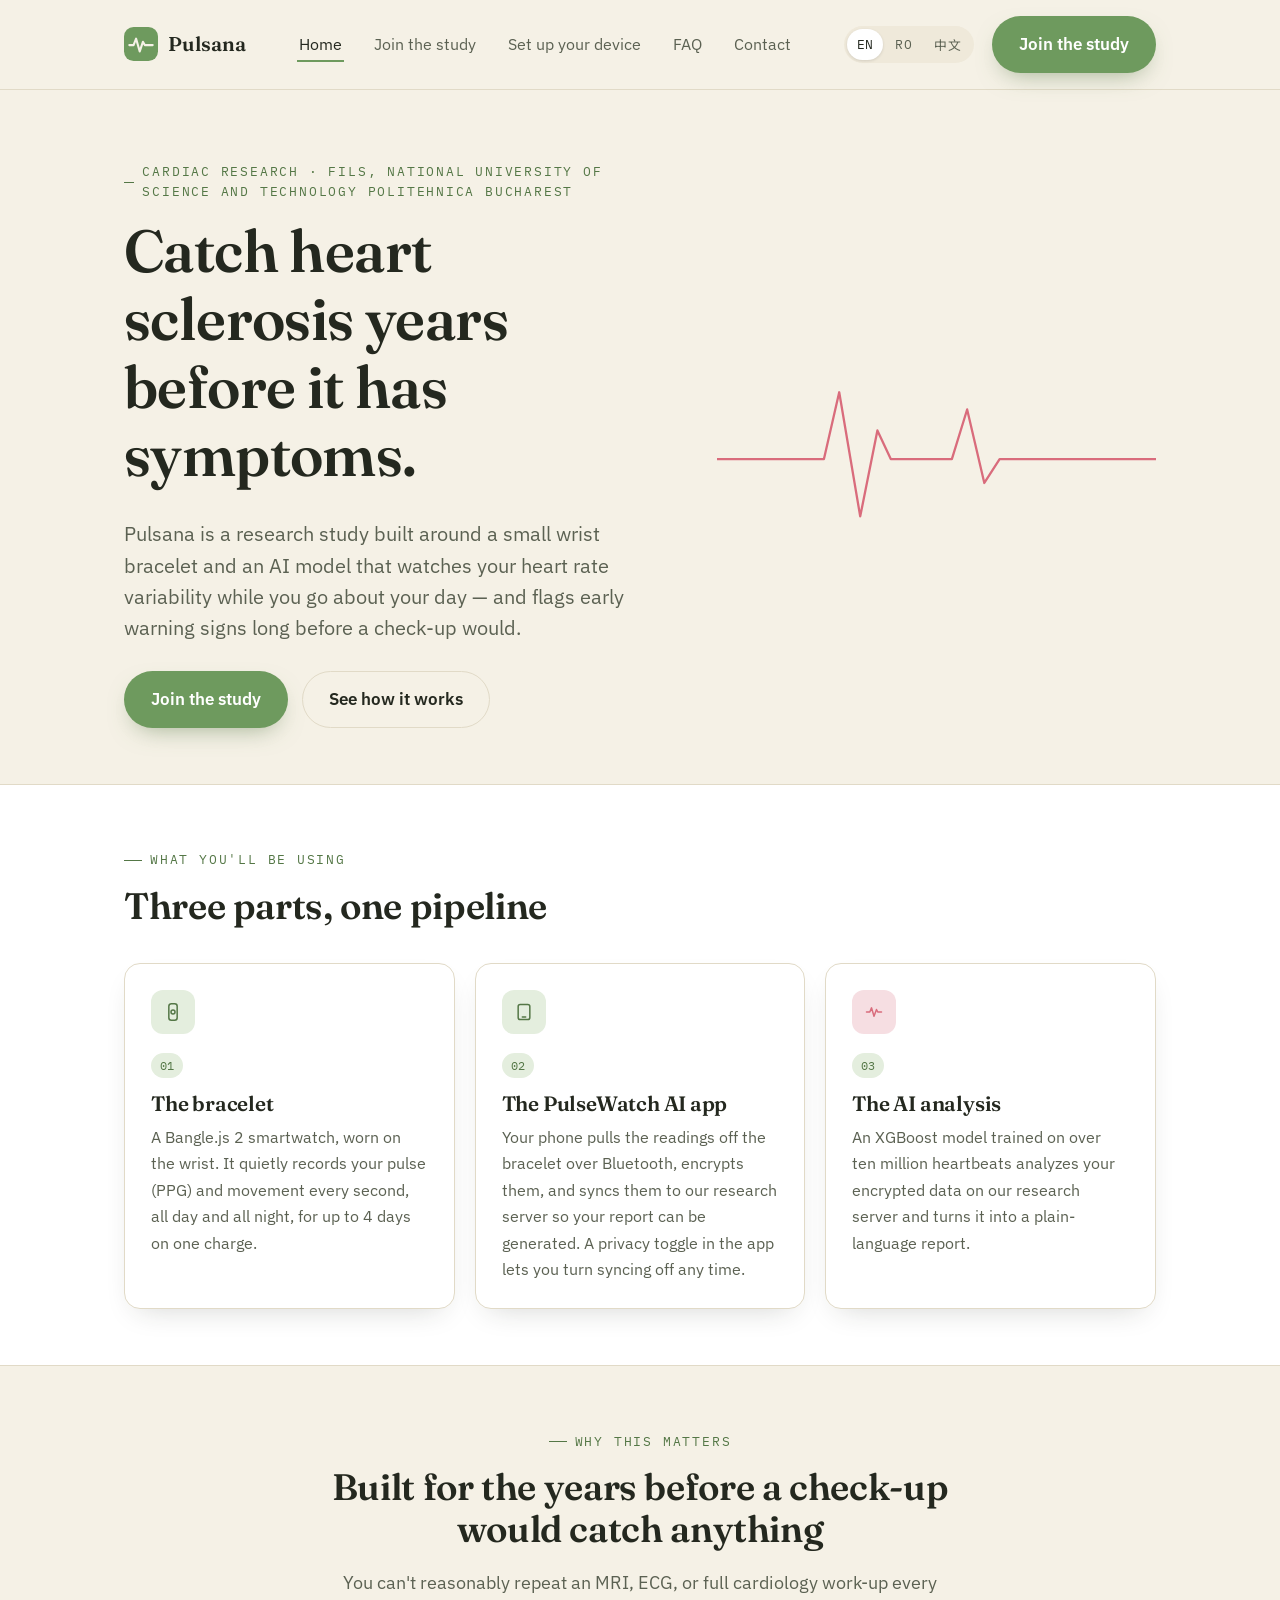
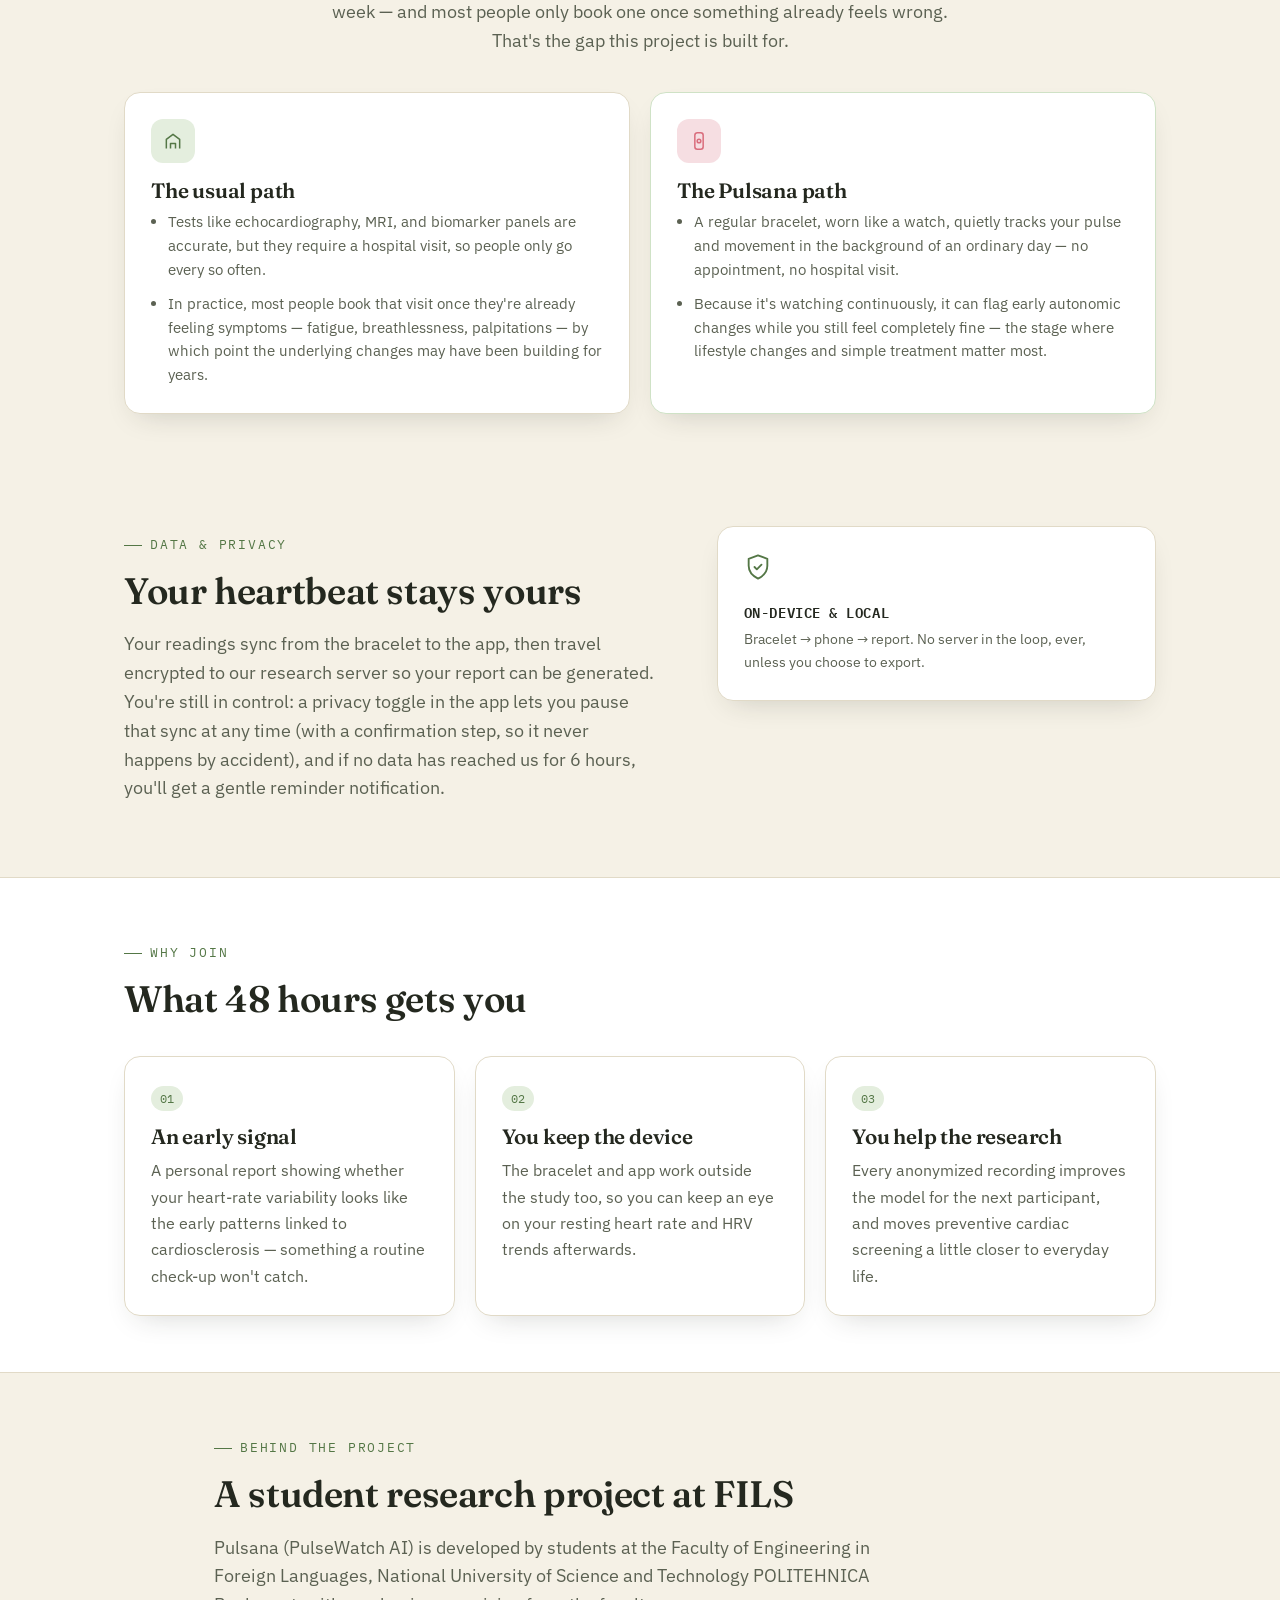
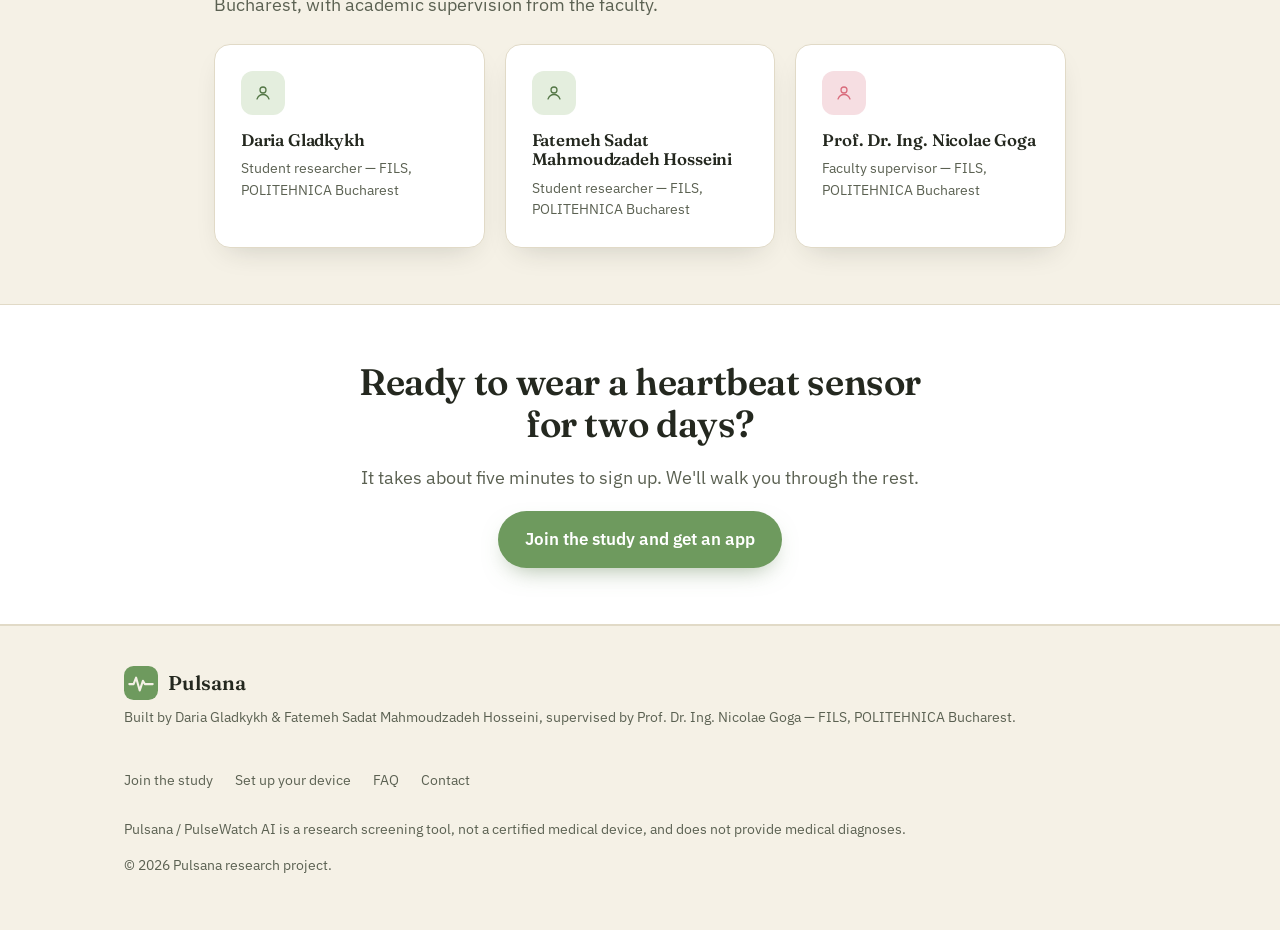
<file: pulsana-site/index.html>
<!DOCTYPE html>
<html lang="en">
<head>
<meta charset="UTF-8">
<meta name="viewport" content="width=device-width, initial-scale=1.0">
<title>Pulsana &mdash; early cardiac screening study</title>
<meta name="description" content="A wearable + AI research study for early detection of heart sclerosis, run by students at FILS, POLITEHNICA Bucharest.">
<link rel="preconnect" href="https://fonts.googleapis.com">
<link href="https://fonts.googleapis.com/css2?family=Fraunces:opsz,wght@9..144,500;9..144,600&family=IBM+Plex+Sans:wght@400;500;600;700&family=IBM+Plex+Mono:wght@400;500&family=Noto+Serif+SC:wght@600&family=Noto+Sans+SC:wght@400;500;600&display=swap" rel="stylesheet">
<link rel="stylesheet" href="assets/style.css">
</head>
<body>

<header class="site-header">
  <nav class="nav">
    <a href="index.html" class="brand">
      <svg class="brand-mark" viewBox="0 0 32 32" fill="none"><rect width="32" height="32" rx="9" fill="#6E9A5E"/><path d="M5 17h4l2.4-6 3.4 12 3-9 1.8 3H27" stroke="#F5F1E6" stroke-width="2" stroke-linecap="round" stroke-linejoin="round"/></svg>
      Pulsana
    </a>
    <ul class="nav-links">
      <li><a href="index.html" class="active" data-i18n="nav_home">Home</a></li>
      <li><a href="join.html" data-i18n="nav_join">Join the study</a></li>
      <li><a href="instructions.html" data-i18n="nav_instructions">Set up your device</a></li>
      <li><a href="faq.html" data-i18n="nav_faq">FAQ</a></li>
      <li><a href="contact.html" data-i18n="nav_contact">Contact</a></li>
    </ul>
    <div class="nav-right">
      <div class="lang-switch">
        <button data-lang="en">EN</button>
        <button data-lang="ro">RO</button>
        <button data-lang="zh">中文</button>
      </div>
      <a href="join.html" class="btn btn-primary" data-i18n="nav_cta">Join the study</a>
      <button class="nav-toggle" aria-label="Menu">
        <svg viewBox="0 0 24 24" fill="none"><path d="M3 6h18M3 12h18M3 18h18" stroke="#24281F" stroke-width="2" stroke-linecap="round"/></svg>
      </button>
    </div>
  </nav>
</header>

<section class="hero">
  <div class="wrap hero-grid">
    <div>
      <div class="eyebrow" data-i18n="home_eyebrow">Cardiac research · FILS, POLITEHNICA Bucharest</div>
      <h1 data-i18n="home_h1">Catch heart sclerosis years before it has symptoms.</h1>
      <p class="lead" data-i18n="home_lead">Pulsana is a research study built around a small wrist bracelet and an AI model that watches your heart rate variability while you go about your day.</p>
      <div class="hero-cta">
        <a href="join.html" class="btn btn-primary" data-i18n="home_cta_join">Join the study</a>
        <a href="#components" class="btn btn-ghost" data-i18n="home_cta_learn">See how it works</a>
      </div>
    </div>
    <div>
      <svg class="pulse-line" viewBox="0 0 460 220" fill="none" xmlns="http://www.w3.org/2000/svg">
        <path class="pulse-path" d="M0 130 H90 L112 130 L128 60 L150 190 L168 100 L182 130 H230 L246 130 L262 78 L280 155 L296 130 H460" />
      </svg>
    </div>
  </div>
</section>

<section id="components" class="section-alt">
  <div class="wrap">
    <div class="section-head">
      <div class="eyebrow" data-i18n="home_components_eyebrow">What you'll be using</div>
      <h2 data-i18n="home_components_h2">Three parts, one pipeline</h2>
    </div>
    <div class="grid-3">
      <div class="card">
        <div class="icon-badge">
          <svg width="20" height="20" viewBox="0 0 24 24" fill="none"><rect x="7" y="2" width="10" height="20" rx="3" stroke="currentColor" stroke-width="1.8"/><circle cx="12" cy="12" r="2.4" stroke="currentColor" stroke-width="1.8"/></svg>
        </div>
        <div class="num">01</div>
        <h3 data-i18n="home_comp1_title">The bracelet</h3>
        <p data-i18n="home_comp1_body">A Bangle.js 2 smartwatch, worn on the wrist.</p>
      </div>
      <div class="card">
        <div class="icon-badge">
          <svg width="20" height="20" viewBox="0 0 24 24" fill="none"><rect x="5" y="3" width="14" height="18" rx="2.5" stroke="currentColor" stroke-width="1.8"/><path d="M10 18h4" stroke="currentColor" stroke-width="1.8" stroke-linecap="round"/></svg>
        </div>
        <div class="num">02</div>
        <h3 data-i18n="home_comp2_title">The PulseWatch AI app</h3>
        <p data-i18n="home_comp2_body">Your phone pulls the readings off the bracelet over Bluetooth.</p>
      </div>
      <div class="card">
        <div class="icon-badge coral">
          <svg width="20" height="20" viewBox="0 0 24 24" fill="none"><path d="M3 12h4l2-5 3 10 3-8 1.5 3H21" stroke="currentColor" stroke-width="1.8" stroke-linecap="round" stroke-linejoin="round"/></svg>
        </div>
        <div class="num">03</div>
        <h3 data-i18n="home_comp3_title">The AI analysis</h3>
        <p data-i18n="home_comp3_body">An XGBoost model looks for early autonomic patterns.</p>
      </div>
    </div>
  </div>
</section>

<section>
  <div class="wrap">
    <div class="section-head center">
      <div class="eyebrow" data-i18n="home_compare_eyebrow">Why this matters</div>
      <h2 data-i18n="home_compare_h2">Built for the years before a check-up would catch anything</h2>
      <p data-i18n="home_compare_lead">You can't reasonably repeat an MRI or ECG every week &mdash; and most people only book one once something already feels wrong.</p>
    </div>
    <div class="grid-2">
      <div class="card">
        <div class="icon-badge">
          <svg width="20" height="20" viewBox="0 0 24 24" fill="none"><path d="M4 21V10l8-6 8 6v11" stroke="currentColor" stroke-width="1.8" stroke-linejoin="round"/><path d="M9 21v-6h6v6" stroke="currentColor" stroke-width="1.8" stroke-linejoin="round"/></svg>
        </div>
        <h3 data-i18n="home_compare_card1_title">The usual path</h3>
        <ul style="margin:0; padding-left:1.15em; font-size:.93rem; color:var(--ink-soft);">
          <li style="margin-bottom:10px;" data-i18n="home_compare_card1_li1">Tests like echocardiography, MRI, and biomarker panels are accurate, but require a hospital visit.</li>
          <li data-i18n="home_compare_card1_li2">Most people book that visit once symptoms already appear.</li>
        </ul>
      </div>
      <div class="card" style="border-color:#cfe2c6;">
        <div class="icon-badge coral">
          <svg width="20" height="20" viewBox="0 0 24 24" fill="none"><rect x="7" y="2" width="10" height="20" rx="3" stroke="currentColor" stroke-width="1.8"/><circle cx="12" cy="12" r="2.2" stroke="currentColor" stroke-width="1.8"/></svg>
        </div>
        <h3 data-i18n="home_compare_card2_title">The Pulsana path</h3>
        <ul style="margin:0; padding-left:1.15em; font-size:.93rem; color:var(--ink-soft);">
          <li style="margin-bottom:10px;" data-i18n="home_compare_card2_li1">A regular bracelet quietly tracks your pulse and movement in the background &mdash; no appointment needed.</li>
          <li data-i18n="home_compare_card2_li2">It watches continuously, so it can flag early changes while you still feel completely fine.</li>
        </ul>
      </div>
    </div>
  </div>
</section>

<section>
  <div class="wrap hero-grid" style="align-items:start;">
    <div>
      <div class="eyebrow" data-i18n="home_privacy_eyebrow">Data & privacy</div>
      <h2 data-i18n="home_privacy_h2">Your heartbeat stays yours</h2>
      <p data-i18n="home_privacy_body">There is no cloud step in this pipeline.</p>
    </div>
    <div class="card">
      <svg width="28" height="28" viewBox="0 0 24 24" fill="none" style="margin-bottom:14px; color:var(--sage-dark)"><path d="M12 2 4 5v6c0 5 3.4 8.7 8 11 4.6-2.3 8-6 8-11V5l-8-3Z" stroke="currentColor" stroke-width="1.6" stroke-linejoin="round"/><path d="M9 12l2 2 4-4" stroke="currentColor" stroke-width="1.6" stroke-linecap="round" stroke-linejoin="round"/></svg>
      <h3 style="font-family:var(--font-mono); font-size:.85rem; letter-spacing:.04em; text-transform:uppercase;">On-device &amp; local</h3>
      <p style="font-size:.9rem;">Bracelet &rarr; phone &rarr; report. No server in the loop, ever, unless you choose to export.</p>
    </div>
  </div>
</section>

<section class="section-alt">
  <div class="wrap">
    <div class="section-head">
      <div class="eyebrow" data-i18n="home_why_eyebrow">Why join</div>
      <h2 data-i18n="home_why_h2">What 48 hours gets you</h2>
    </div>
    <div class="grid-3">
      <div class="card">
        <div class="num">01</div>
        <h3 data-i18n="home_why1_title">An early signal</h3>
        <p data-i18n="home_why1_body">A personal report on your heart-rate variability.</p>
      </div>
      <div class="card">
        <div class="num">02</div>
        <h3 data-i18n="home_why2_title">You keep the device</h3>
        <p data-i18n="home_why2_body">The bracelet and app work outside the study too.</p>
      </div>
      <div class="card">
        <div class="num">03</div>
        <h3 data-i18n="home_why3_title">You help the research</h3>
        <p data-i18n="home_why3_body">Every anonymized recording improves the model.</p>
      </div>
    </div>
  </div>
</section>

<section>
  <div class="wrap" style="max-width:900px;">
    <div class="eyebrow" data-i18n="home_team_eyebrow">Behind the project</div>
    <h2 data-i18n="home_team_h2">A student research project at FILS</h2>
    <p data-i18n="home_team_body" style="max-width:60ch;">Pulsana (PulseWatch AI) is developed by students at FILS, POLITEHNICA Bucharest.</p>
    <div class="grid-3" style="margin-top:24px;">
      <div class="card">
        <div class="icon-badge">
          <svg width="18" height="18" viewBox="0 0 24 24" fill="none"><circle cx="12" cy="8" r="4" stroke="currentColor" stroke-width="1.7"/><path d="M4 20c1.6-4 4.8-6 8-6s6.4 2 8 6" stroke="currentColor" stroke-width="1.7" stroke-linecap="round"/></svg>
        </div>
        <h3 data-i18n="home_team_m1_name" style="font-size:1.05rem;">Daria Gladkykh</h3>
        <p style="font-size:.85rem;" data-i18n="home_team_m1_role">Student researcher &mdash; FILS, POLITEHNICA Bucharest</p>
      </div>
      <div class="card">
        <div class="icon-badge">
          <svg width="18" height="18" viewBox="0 0 24 24" fill="none"><circle cx="12" cy="8" r="4" stroke="currentColor" stroke-width="1.7"/><path d="M4 20c1.6-4 4.8-6 8-6s6.4 2 8 6" stroke="currentColor" stroke-width="1.7" stroke-linecap="round"/></svg>
        </div>
        <h3 data-i18n="home_team_m2_name" style="font-size:1.05rem;">Fatemeh Sadat Mahmoudzadeh Hosseini</h3>
        <p style="font-size:.85rem;" data-i18n="home_team_m2_role">Student researcher &mdash; FILS, POLITEHNICA Bucharest</p>
      </div>
      <div class="card">
        <div class="icon-badge coral">
          <svg width="18" height="18" viewBox="0 0 24 24" fill="none"><circle cx="12" cy="8" r="4" stroke="currentColor" stroke-width="1.7"/><path d="M4 20c1.6-4 4.8-6 8-6s6.4 2 8 6" stroke="currentColor" stroke-width="1.7" stroke-linecap="round"/></svg>
        </div>
        <h3 data-i18n="home_team_sup_name" style="font-size:1.05rem;">Prof. Dr. Ing. Nicolae Goga</h3>
        <p style="font-size:.85rem;" data-i18n="home_team_sup_role">Faculty supervisor &mdash; FILS, POLITEHNICA Bucharest</p>
      </div>
    </div>
  </div>
</section>

<section class="section-alt">
  <div class="wrap" style="text-align:center; max-width:640px;">
    <h2 data-i18n="home_final_h2">Ready to wear a heartbeat sensor for two days?</h2>
    <p data-i18n="home_final_body">It takes about five minutes to sign up.</p>
    <a href="join.html" class="btn btn-primary" data-i18n="home_final_btn">Join the study and get an app</a>
  </div>
</section>

<footer>
  <div class="wrap">
    <div class="footer-grid">
      <div>
        <div class="brand" style="margin-bottom:6px;">
          <svg class="brand-mark" viewBox="0 0 32 32" fill="none"><rect width="32" height="32" rx="9" fill="#6E9A5E"/><path d="M5 17h4l2.4-6 3.4 12 3-9 1.8 3H27" stroke="#F5F1E6" stroke-width="2" stroke-linecap="round" stroke-linejoin="round"/></svg>
          Pulsana
        </div>
        <p class="footer-fine" data-i18n="footer_tagline">A student research project at FILS, POLITEHNICA Bucharest.</p>
      </div>
      <ul class="footer-links">
        <li><a href="join.html" data-i18n="nav_join">Join the study</a></li>
        <li><a href="instructions.html" data-i18n="nav_instructions">Set up your device</a></li>
        <li><a href="faq.html" data-i18n="nav_faq">FAQ</a></li>
        <li><a href="contact.html" data-i18n="nav_contact">Contact</a></li>
      </ul>
    </div>
    <p class="footer-fine" style="margin-top:24px;" data-i18n="footer_disclaimer">Pulsana / PulseWatch AI is a research screening tool, not a certified medical device.</p>
    <p class="footer-fine" data-i18n="footer_rights">&copy; 2026 Pulsana research project.</p>
  </div>
</footer>

<script src="assets/i18n.js"></script>
<script src="assets/main.js"></script>
</body>
</html>
</file>
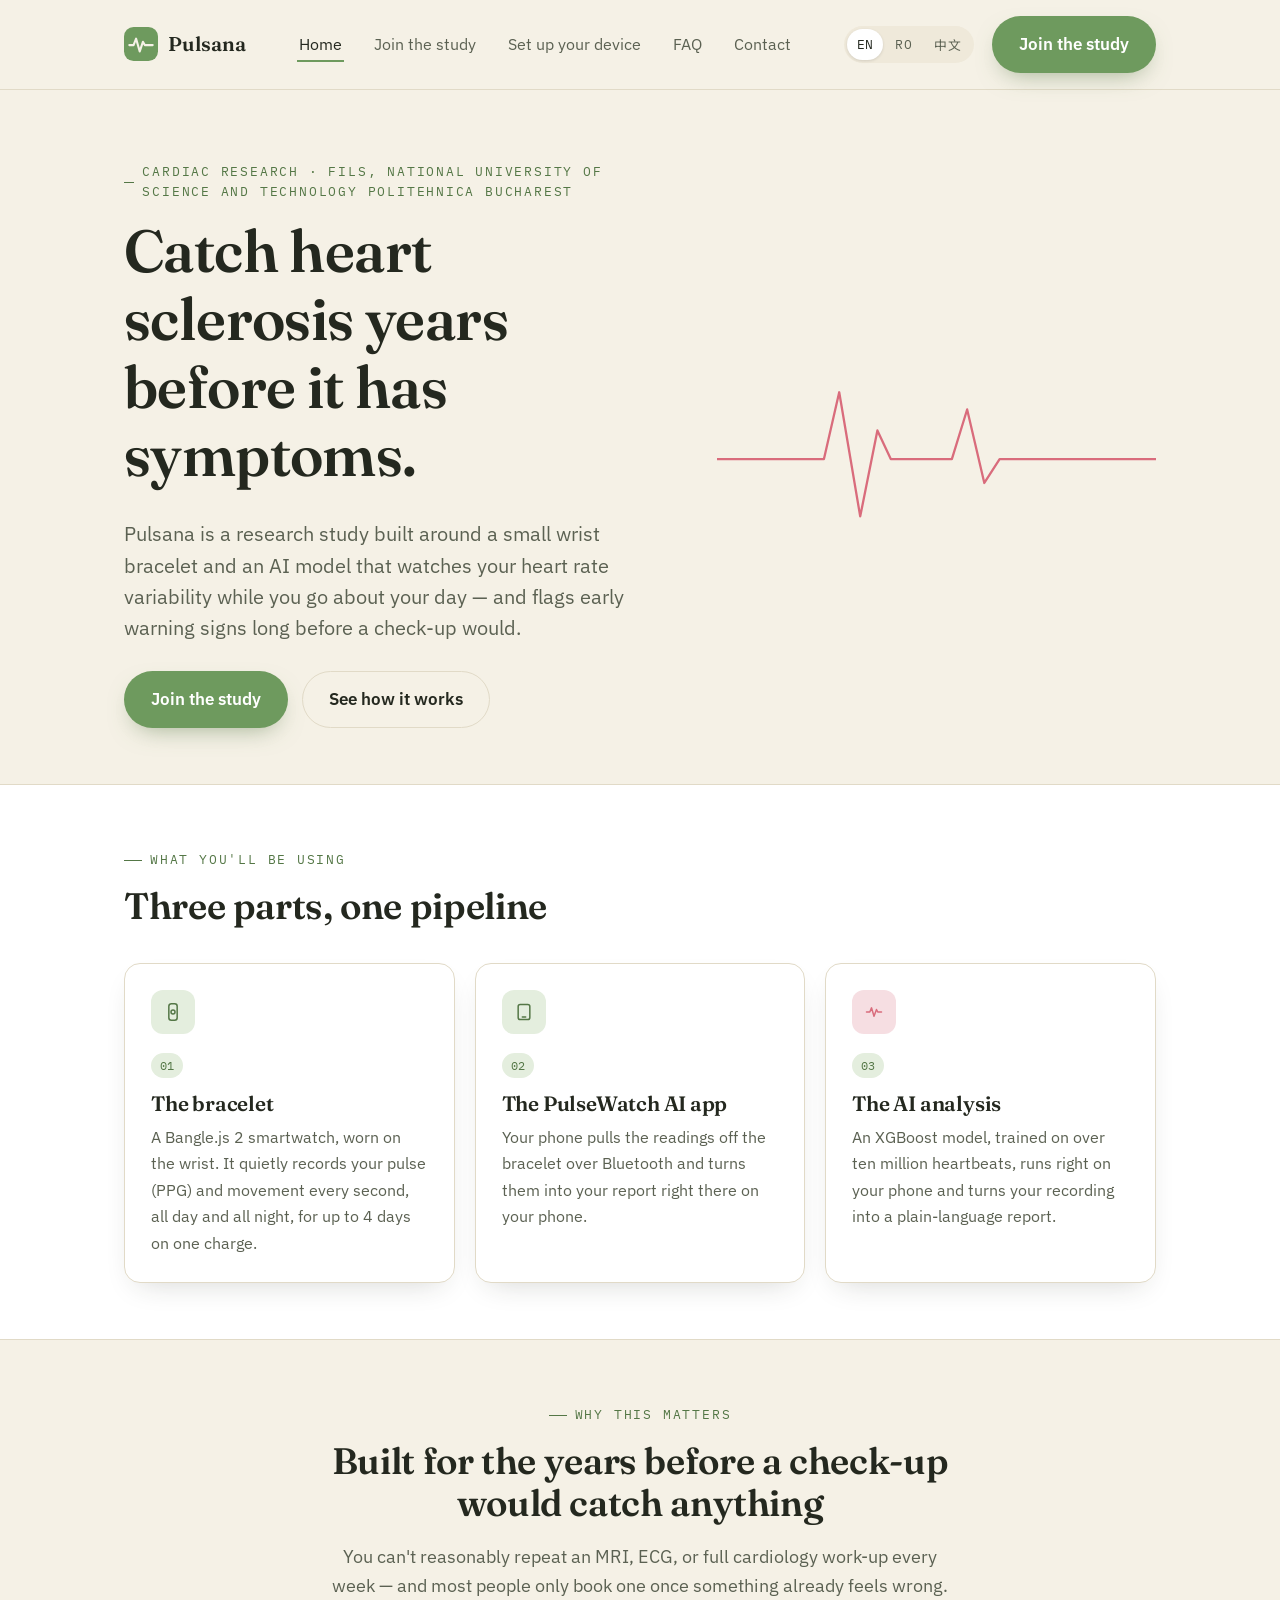
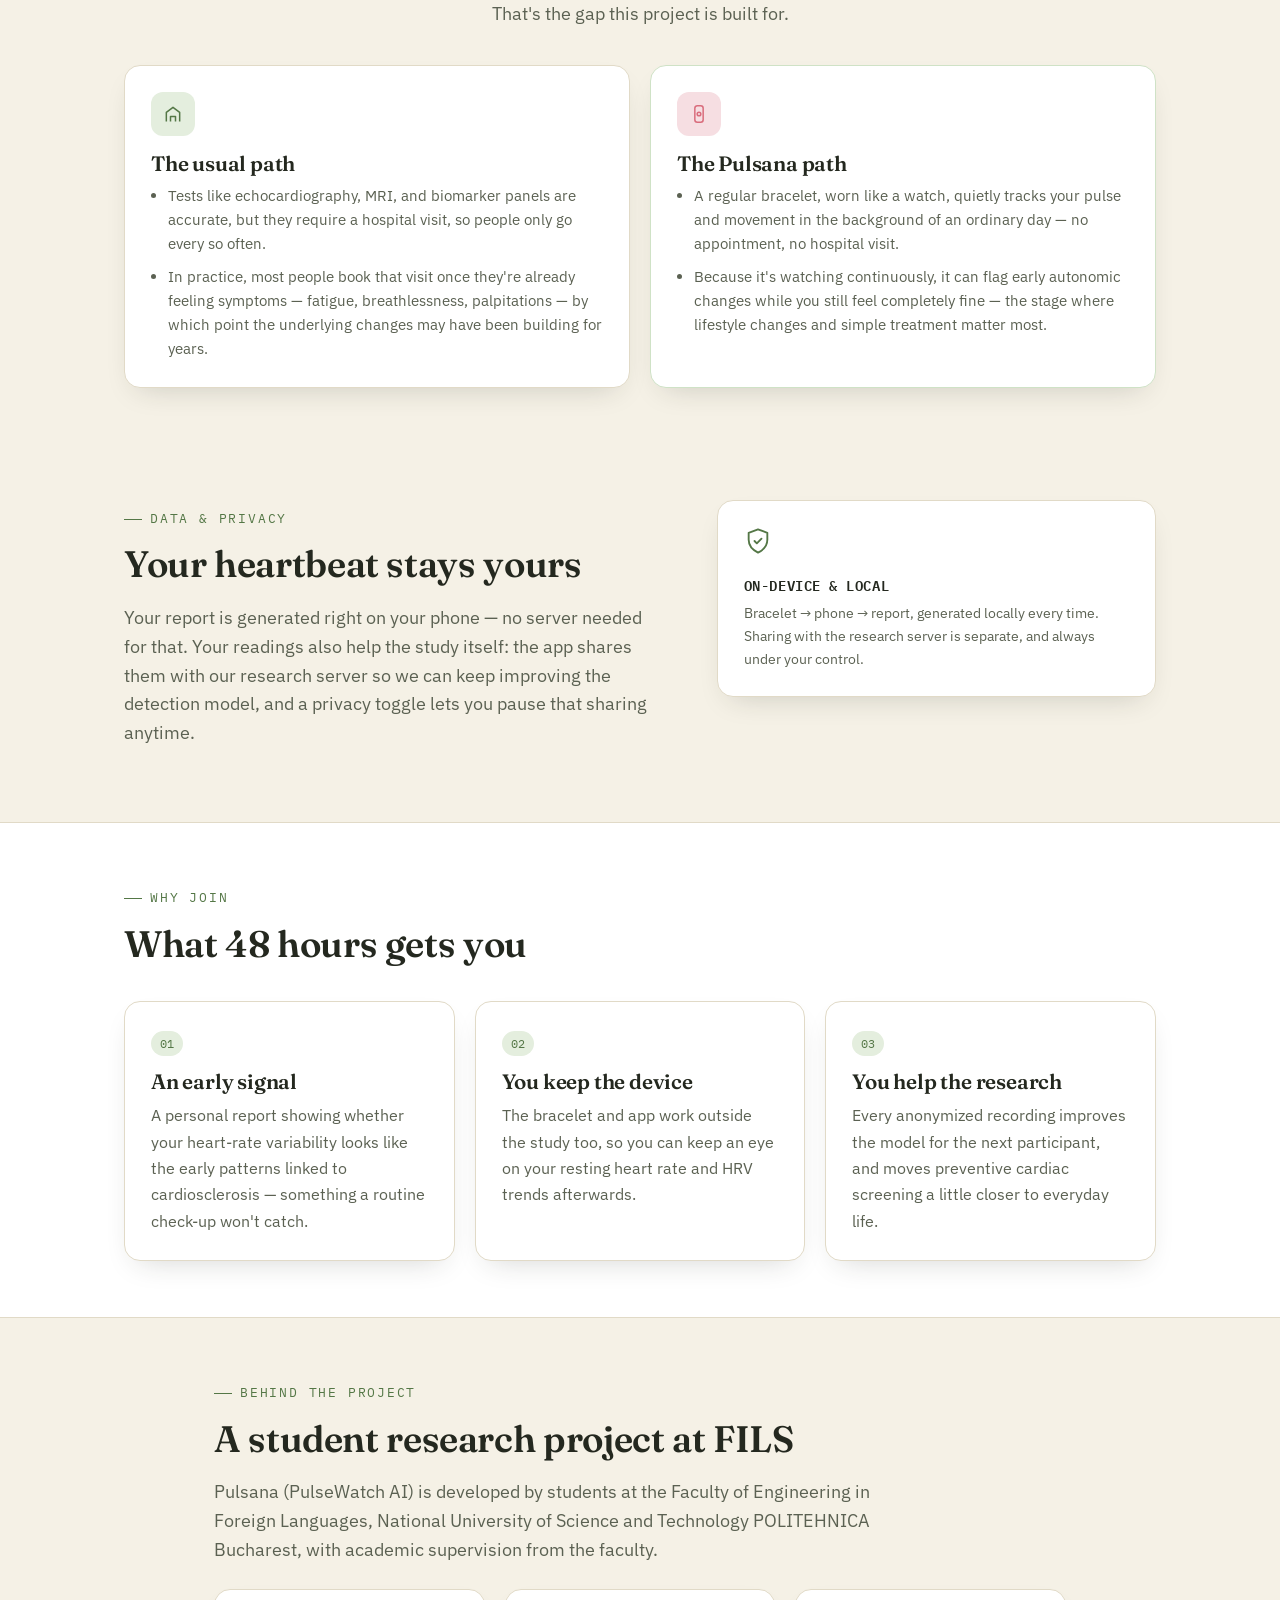
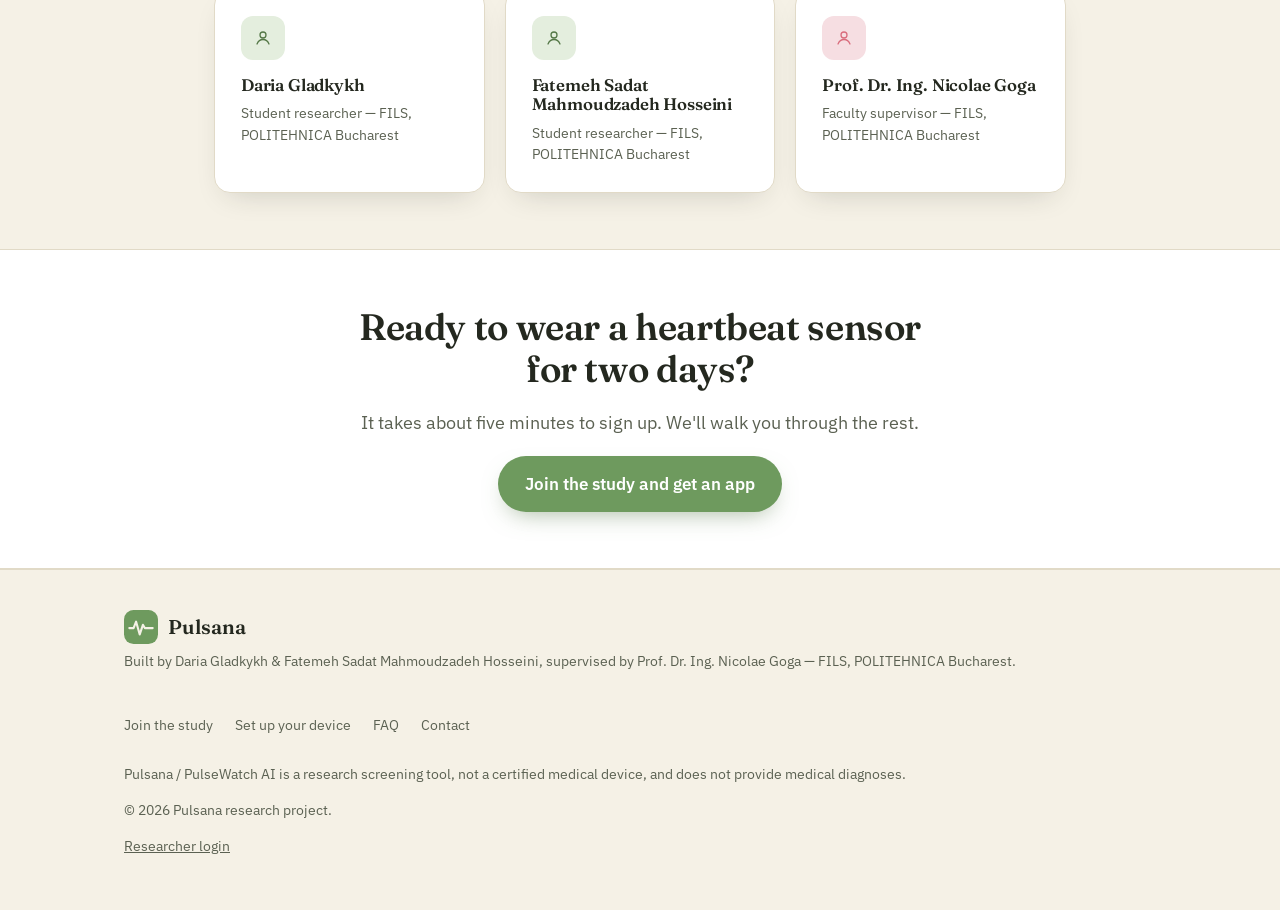
<file: pulsewatch_backend/_report_render/index.html>
<!DOCTYPE html>
<html lang="en">
<head>
<meta charset="UTF-8">
<meta name="viewport" content="width=device-width, initial-scale=1.0">
<title>Pulsana &mdash; early cardiac screening study</title>
<meta name="description" content="A wearable + AI research study for early detection of heart sclerosis, run by students at FILS, POLITEHNICA Bucharest.">
<link rel="preconnect" href="https://fonts.googleapis.com">
<link href="https://fonts.googleapis.com/css2?family=Fraunces:opsz,wght@9..144,500;9..144,600&family=IBM+Plex+Sans:wght@400;500;600;700&family=IBM+Plex+Mono:wght@400;500&family=Noto+Serif+SC:wght@600&family=Noto+Sans+SC:wght@400;500;600&display=swap" rel="stylesheet">
<link rel="stylesheet" href="[data-uri]">
<script>
  // Defined inline (before any images) so onerror="pulsanaImgFallback(this)"
  // always exists, even before main.js (loaded at the bottom) finishes.
  window.pulsanaImgFallback = function (img) {
    img.style.display = "none";
    var sibling = img.nextElementSibling;
    if (sibling) sibling.style.display = "flex";
  };
</script>
</head>
<body>

<header class="site-header">
  <nav class="nav">
    <a href="#" class="brand">
      <svg class="brand-mark" viewBox="0 0 32 32" fill="none"><rect width="32" height="32" rx="9" fill="#6E9A5E"/><path d="M5 17h4l2.4-6 3.4 12 3-9 1.8 3H27" stroke="#F5F1E6" stroke-width="2" stroke-linecap="round" stroke-linejoin="round"/></svg>
      Pulsana
    </a>
    <ul class="nav-links">
      <li><a href="#" class="active" data-i18n="nav_home">Home</a></li>
      <li><a href="#" data-i18n="nav_join">Join the study</a></li>
      <li><a href="#" data-i18n="nav_instructions">Set up your device</a></li>
      <li><a href="#" data-i18n="nav_faq">FAQ</a></li>
      <li><a href="#" data-i18n="nav_contact">Contact</a></li>
    </ul>
    <div class="nav-right">
      <div class="lang-switch">
        <button data-lang="en">EN</button>
        <button data-lang="ro">RO</button>
        <button data-lang="zh">中文</button>
      </div>
      <a href="#" class="btn btn-primary" data-i18n="nav_cta">Join the study</a>
      <button class="nav-toggle" aria-label="Menu">
        <svg viewBox="0 0 24 24" fill="none"><path d="M3 6h18M3 12h18M3 18h18" stroke="#24281F" stroke-width="2" stroke-linecap="round"/></svg>
      </button>
    </div>
  </nav>
</header>



<section class="hero">
  <div class="wrap hero-grid">
    <div>
      <div class="eyebrow" data-i18n="home_eyebrow">Cardiac research · FILS, POLITEHNICA Bucharest</div>
      <h1 data-i18n="home_h1">Catch heart sclerosis years before it has symptoms.</h1>
      <p class="lead" data-i18n="home_lead">Pulsana is a research study built around a small wrist bracelet and an AI model that watches your heart rate variability while you go about your day.</p>
      <div class="hero-cta">
        <a href="#" class="btn btn-primary" data-i18n="home_cta_join">Join the study</a>
        <a href="#components" class="btn btn-ghost" data-i18n="home_cta_learn">See how it works</a>
      </div>
    </div>
    <div>
      <svg class="pulse-line" viewBox="0 0 460 220" fill="none" xmlns="http://www.w3.org/2000/svg">
        <path class="pulse-path" d="M0 130 H90 L112 130 L128 60 L150 190 L168 100 L182 130 H230 L246 130 L262 78 L280 155 L296 130 H460" />
      </svg>
    </div>
  </div>
</section>

<section id="components" class="section-alt">
  <div class="wrap">
    <div class="section-head">
      <div class="eyebrow" data-i18n="home_components_eyebrow">What you'll be using</div>
      <h2 data-i18n="home_components_h2">Three parts, one pipeline</h2>
    </div>
    <div class="grid-3">
      <div class="card">
        <div class="icon-badge">
          <svg width="20" height="20" viewBox="0 0 24 24" fill="none"><rect x="7" y="2" width="10" height="20" rx="3" stroke="currentColor" stroke-width="1.8"/><circle cx="12" cy="12" r="2.4" stroke="currentColor" stroke-width="1.8"/></svg>
        </div>
        <div class="num">01</div>
        <h3 data-i18n="home_comp1_title">The bracelet</h3>
        <p data-i18n="home_comp1_body">A Bangle.js 2 smartwatch, worn on the wrist.</p>
      </div>
      <div class="card">
        <div class="icon-badge">
          <svg width="20" height="20" viewBox="0 0 24 24" fill="none"><rect x="5" y="3" width="14" height="18" rx="2.5" stroke="currentColor" stroke-width="1.8"/><path d="M10 18h4" stroke="currentColor" stroke-width="1.8" stroke-linecap="round"/></svg>
        </div>
        <div class="num">02</div>
        <h3 data-i18n="home_comp2_title">The PulseWatch AI app</h3>
        <p data-i18n="home_comp2_body">Your phone pulls the readings off the bracelet over Bluetooth.</p>
      </div>
      <div class="card">
        <div class="icon-badge coral">
          <svg width="20" height="20" viewBox="0 0 24 24" fill="none"><path d="M3 12h4l2-5 3 10 3-8 1.5 3H21" stroke="currentColor" stroke-width="1.8" stroke-linecap="round" stroke-linejoin="round"/></svg>
        </div>
        <div class="num">03</div>
        <h3 data-i18n="home_comp3_title">The AI analysis</h3>
        <p data-i18n="home_comp3_body">An XGBoost model looks for early autonomic patterns.</p>
      </div>
    </div>
  </div>
</section>

<section>
  <div class="wrap">
    <div class="section-head center">
      <div class="eyebrow" data-i18n="home_compare_eyebrow">Why this matters</div>
      <h2 data-i18n="home_compare_h2">Built for the years before a check-up would catch anything</h2>
      <p data-i18n="home_compare_lead">You can't reasonably repeat an MRI or ECG every week &mdash; and most people only book one once something already feels wrong.</p>
    </div>
    <div class="grid-2">
      <div class="card">
        <div class="icon-badge">
          <svg width="20" height="20" viewBox="0 0 24 24" fill="none"><path d="M4 21V10l8-6 8 6v11" stroke="currentColor" stroke-width="1.8" stroke-linejoin="round"/><path d="M9 21v-6h6v6" stroke="currentColor" stroke-width="1.8" stroke-linejoin="round"/></svg>
        </div>
        <h3 data-i18n="home_compare_card1_title">The usual path</h3>
        <ul style="margin:0; padding-left:1.15em; font-size:.93rem; color:var(--ink-soft);">
          <li style="margin-bottom:10px;" data-i18n="home_compare_card1_li1">Tests like echocardiography, MRI, and biomarker panels are accurate, but require a hospital visit.</li>
          <li data-i18n="home_compare_card1_li2">Most people book that visit once symptoms already appear.</li>
        </ul>
      </div>
      <div class="card" style="border-color:#cfe2c6;">
        <div class="icon-badge coral">
          <svg width="20" height="20" viewBox="0 0 24 24" fill="none"><rect x="7" y="2" width="10" height="20" rx="3" stroke="currentColor" stroke-width="1.8"/><circle cx="12" cy="12" r="2.2" stroke="currentColor" stroke-width="1.8"/></svg>
        </div>
        <h3 data-i18n="home_compare_card2_title">The Pulsana path</h3>
        <ul style="margin:0; padding-left:1.15em; font-size:.93rem; color:var(--ink-soft);">
          <li style="margin-bottom:10px;" data-i18n="home_compare_card2_li1">A regular bracelet quietly tracks your pulse and movement in the background &mdash; no appointment needed.</li>
          <li data-i18n="home_compare_card2_li2">It watches continuously, so it can flag early changes while you still feel completely fine.</li>
        </ul>
      </div>
    </div>
  </div>
</section>

<section>
  <div class="wrap hero-grid" style="align-items:start;">
    <div>
      <div class="eyebrow" data-i18n="home_privacy_eyebrow">Data & privacy</div>
      <h2 data-i18n="home_privacy_h2">Your heartbeat stays yours</h2>
      <p data-i18n="home_privacy_body">Your report is generated on your phone.</p>
    </div>
    <div class="card">
      <svg width="28" height="28" viewBox="0 0 24 24" fill="none" style="margin-bottom:14px; color:var(--sage-dark)"><path d="M12 2 4 5v6c0 5 3.4 8.7 8 11 4.6-2.3 8-6 8-11V5l-8-3Z" stroke="currentColor" stroke-width="1.6" stroke-linejoin="round"/><path d="M9 12l2 2 4-4" stroke="currentColor" stroke-width="1.6" stroke-linecap="round" stroke-linejoin="round"/></svg>
      <h3 style="font-family:var(--font-mono); font-size:.85rem; letter-spacing:.04em; text-transform:uppercase;">On-device &amp; local</h3>
      <p style="font-size:.9rem;">Bracelet &rarr; phone &rarr; report, generated locally every time. Sharing with the research server is separate, and always under your control.</p>
    </div>
  </div>
</section>

<section class="section-alt">
  <div class="wrap">
    <div class="section-head">
      <div class="eyebrow" data-i18n="home_why_eyebrow">Why join</div>
      <h2 data-i18n="home_why_h2">What 48 hours gets you</h2>
    </div>
    <div class="grid-3">
      <div class="card">
        <div class="num">01</div>
        <h3 data-i18n="home_why1_title">An early signal</h3>
        <p data-i18n="home_why1_body">A personal report on your heart-rate variability.</p>
      </div>
      <div class="card">
        <div class="num">02</div>
        <h3 data-i18n="home_why2_title">You keep the device</h3>
        <p data-i18n="home_why2_body">The bracelet and app work outside the study too.</p>
      </div>
      <div class="card">
        <div class="num">03</div>
        <h3 data-i18n="home_why3_title">You help the research</h3>
        <p data-i18n="home_why3_body">Every anonymized recording improves the model.</p>
      </div>
    </div>
  </div>
</section>

<section>
  <div class="wrap" style="max-width:900px;">
    <div class="eyebrow" data-i18n="home_team_eyebrow">Behind the project</div>
    <h2 data-i18n="home_team_h2">A student research project at FILS</h2>
    <p data-i18n="home_team_body" style="max-width:60ch;">Pulsana (PulseWatch AI) is developed by students at FILS, POLITEHNICA Bucharest.</p>
    <div class="grid-3" style="margin-top:24px;">
      <div class="card">
        <div class="icon-badge">
          <svg width="18" height="18" viewBox="0 0 24 24" fill="none"><circle cx="12" cy="8" r="4" stroke="currentColor" stroke-width="1.7"/><path d="M4 20c1.6-4 4.8-6 8-6s6.4 2 8 6" stroke="currentColor" stroke-width="1.7" stroke-linecap="round"/></svg>
        </div>
        <h3 data-i18n="home_team_m1_name" style="font-size:1.05rem;">Daria Gladkykh</h3>
        <p style="font-size:.85rem;" data-i18n="home_team_m1_role">Student researcher &mdash; FILS, POLITEHNICA Bucharest</p>
      </div>
      <div class="card">
        <div class="icon-badge">
          <svg width="18" height="18" viewBox="0 0 24 24" fill="none"><circle cx="12" cy="8" r="4" stroke="currentColor" stroke-width="1.7"/><path d="M4 20c1.6-4 4.8-6 8-6s6.4 2 8 6" stroke="currentColor" stroke-width="1.7" stroke-linecap="round"/></svg>
        </div>
        <h3 data-i18n="home_team_m2_name" style="font-size:1.05rem;">Fatemeh Sadat Mahmoudzadeh Hosseini</h3>
        <p style="font-size:.85rem;" data-i18n="home_team_m2_role">Student researcher &mdash; FILS, POLITEHNICA Bucharest</p>
      </div>
      <div class="card">
        <div class="icon-badge coral">
          <svg width="18" height="18" viewBox="0 0 24 24" fill="none"><circle cx="12" cy="8" r="4" stroke="currentColor" stroke-width="1.7"/><path d="M4 20c1.6-4 4.8-6 8-6s6.4 2 8 6" stroke="currentColor" stroke-width="1.7" stroke-linecap="round"/></svg>
        </div>
        <h3 data-i18n="home_team_sup_name" style="font-size:1.05rem;">Prof. Dr. Ing. Nicolae Goga</h3>
        <p style="font-size:.85rem;" data-i18n="home_team_sup_role">Faculty supervisor &mdash; FILS, POLITEHNICA Bucharest</p>
      </div>
    </div>
  </div>
</section>

<section class="section-alt">
  <div class="wrap" style="text-align:center; max-width:640px;">
    <h2 data-i18n="home_final_h2">Ready to wear a heartbeat sensor for two days?</h2>
    <p data-i18n="home_final_body">It takes about five minutes to sign up.</p>
    <a href="#" class="btn btn-primary" data-i18n="home_final_btn">Join the study and get an app</a>
  </div>
</section>



<footer>
  <div class="wrap">
    <div class="footer-grid">
      <div>
        <div class="brand" style="margin-bottom:6px;">
          <svg class="brand-mark" viewBox="0 0 32 32" fill="none"><rect width="32" height="32" rx="9" fill="#6E9A5E"/><path d="M5 17h4l2.4-6 3.4 12 3-9 1.8 3H27" stroke="#F5F1E6" stroke-width="2" stroke-linecap="round" stroke-linejoin="round"/></svg>
          Pulsana
        </div>
        <p class="footer-fine" data-i18n="footer_tagline">A student research project at FILS, POLITEHNICA Bucharest.</p>
      </div>
      <ul class="footer-links">
        <li><a href="#" data-i18n="nav_join">Join the study</a></li>
        <li><a href="#" data-i18n="nav_instructions">Set up your device</a></li>
        <li><a href="#" data-i18n="nav_faq">FAQ</a></li>
        <li><a href="#" data-i18n="nav_contact">Contact</a></li>
      </ul>
    </div>
    <p class="footer-fine" style="margin-top:24px;" data-i18n="footer_disclaimer">Pulsana / PulseWatch AI is a research screening tool, not a certified medical device.</p>
    <p class="footer-fine" data-i18n="footer_rights">&copy; 2026 Pulsana research project.</p>
    <p class="footer-fine" style="margin-top:6px;"><a href="#" style="color:inherit;">Researcher login</a></p>
  </div>
</footer>

<script src="[data-uri]"></script>
<script src="[data-uri]"></script>

</body>
</html>
</file>
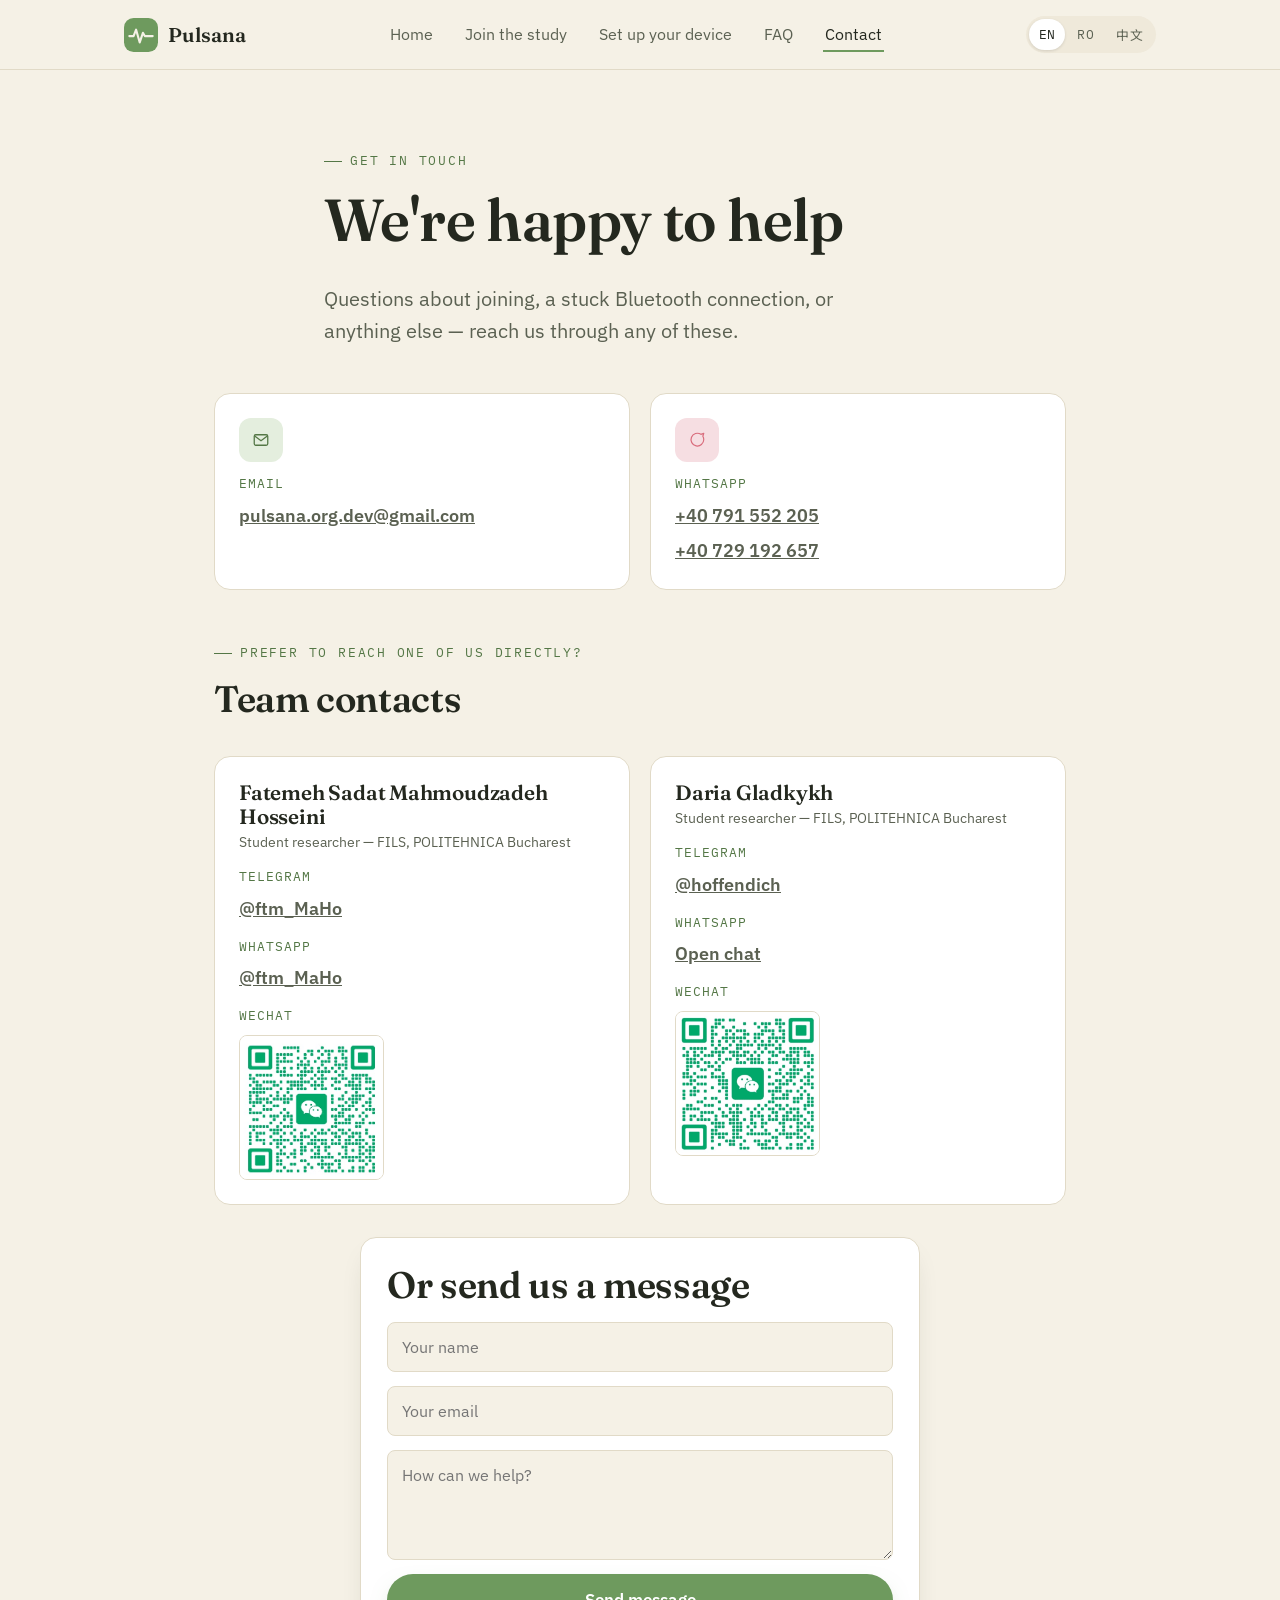
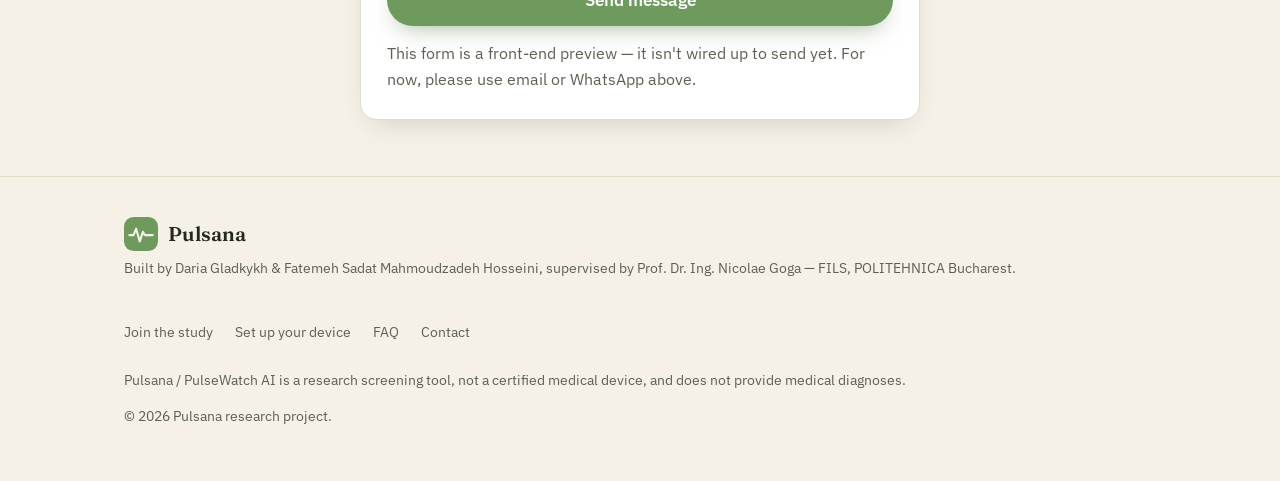
<file: pulsana-site/contact.html>
<!DOCTYPE html>
<html lang="en">
<head>
<meta charset="UTF-8">
<meta name="viewport" content="width=device-width, initial-scale=1.0">
<title>Contact &mdash; Pulsana</title>
<link rel="preconnect" href="https://fonts.googleapis.com">
<link href="https://fonts.googleapis.com/css2?family=Fraunces:opsz,wght@9..144,500;9..144,600&family=IBM+Plex+Sans:wght@400;500;600;700&family=IBM+Plex+Mono:wght@400;500&family=Noto+Serif+SC:wght@600&family=Noto+Sans+SC:wght@400;500;600&display=swap" rel="stylesheet">
<link rel="stylesheet" href="assets/style.css">
<script>
  // Defined inline (before any images) so onerror="pulsanaImgFallback(this)"
  // always exists, even before assets/main.js finishes loading.
  window.pulsanaImgFallback = function (img) {
    img.style.display = "none";
    var sibling = img.nextElementSibling;
    if (sibling) sibling.style.display = "flex";
  };
</script>
</head>
<body>

<header class="site-header">
  <nav class="nav">
    <a href="index.html" class="brand">
      <svg class="brand-mark" viewBox="0 0 32 32" fill="none"><rect width="32" height="32" rx="9" fill="#6E9A5E"/><path d="M5 17h4l2.4-6 3.4 12 3-9 1.8 3H27" stroke="#F5F1E6" stroke-width="2" stroke-linecap="round" stroke-linejoin="round"/></svg>
      Pulsana
    </a>
    <ul class="nav-links">
      <li><a href="index.html" data-i18n="nav_home">Home</a></li>
      <li><a href="join.html" data-i18n="nav_join">Join the study</a></li>
      <li><a href="instructions.html" data-i18n="nav_instructions">Set up your device</a></li>
      <li><a href="faq.html" data-i18n="nav_faq">FAQ</a></li>
      <li><a href="contact.html" class="active" data-i18n="nav_contact">Contact</a></li>
    </ul>
    <div class="nav-right">
      <div class="lang-switch">
        <button data-lang="en">EN</button>
        <button data-lang="ro">RO</button>
        <button data-lang="zh">中文</button>
      </div>
      <button class="nav-toggle" aria-label="Menu">
        <svg viewBox="0 0 24 24" fill="none"><path d="M3 6h18M3 12h18M3 18h18" stroke="#24281F" stroke-width="2" stroke-linecap="round"/></svg>
      </button>
    </div>
  </nav>
</header>

<section class="hero" style="padding-bottom:20px;">
  <div class="wrap" style="max-width:680px;">
    <div class="eyebrow" data-i18n="contact_eyebrow">Get in touch</div>
    <h1 data-i18n="contact_h1">We're happy to help</h1>
    <p class="lead" data-i18n="contact_lead">Questions about joining, a stuck Bluetooth connection, or anything else.</p>
  </div>
</section>

<section style="padding-top:8px;">
  <div class="wrap" style="max-width:900px;">
    <div class="contact-grid">
      <div class="contact-card">
        <div class="icon-badge" style="margin-bottom:12px;"><svg width="18" height="18" viewBox="0 0 24 24" fill="none"><rect x="3" y="5" width="18" height="14" rx="2" stroke="currentColor" stroke-width="1.7"/><path d="M4 7l8 6 8-6" stroke="currentColor" stroke-width="1.7" stroke-linecap="round"/></svg></div>
        <div class="label" data-i18n="contact_email_label">Email</div>
        <p class="value"><a href="mailto:pulsana.org.dev@gmail.com">pulsana.org.dev@gmail.com</a></p>
      </div>

      <div class="contact-card">
        <div class="icon-badge coral" style="margin-bottom:12px;"><svg width="18" height="18" viewBox="0 0 24 24" fill="none"><path d="M21 11.5a8.5 8.5 0 1 1-3.8-7.07L21 3l-1.2 4A8.46 8.46 0 0 1 21 11.5Z" stroke="currentColor" stroke-width="1.6" stroke-linejoin="round"/></svg></div>
        <div class="label" data-i18n="contact_whatsapp_label">WhatsApp</div>
        <p class="value"><a href="https://wa.me/40791552205">+40 791 552 205</a></p>
        <p class="value" style="margin-top:6px;"><a href="https://wa.me/40729192657">+40 729 192 657</a></p>
      </div>
    </div>

    <div class="section-head" style="margin-top:44px;">
      <div class="eyebrow" data-i18n="contact_team_eyebrow">Prefer to reach one of us directly?</div>
      <h2 data-i18n="contact_team_h2">Team contacts</h2>
    </div>
    <div class="grid-2">
      <div class="contact-card">
        <h3 style="margin-bottom:2px;" data-i18n="home_team_m2_name">Fatemeh Sadat Mahmoudzadeh Hosseini</h3>
        <p class="footer-fine" style="margin-bottom:14px;" data-i18n="home_team_m2_role">Student researcher &mdash; FILS, POLITEHNICA Bucharest</p>

        <div class="contact-row">
          <div class="label" data-i18n="contact_telegram_label">Telegram</div>
          <p class="value"><a href="https://t.me/ftm_MaHo" target="_blank" rel="noopener">@ftm_MaHo</a></p>
        </div>
        <div class="contact-row">
          <div class="label" data-i18n="contact_whatsapp_label">WhatsApp</div>
          <p class="value"><a href="https://wa.me/qr/PCA5B75BISYTJ1" target="_blank" rel="noopener">@ftm_MaHo</a></p>
        </div>
        <div class="contact-row">
          <div class="label" data-i18n="contact_wechat_label">WeChat</div>
          <div class="qr-row" style="margin-top:8px;">
            <img class="qr-img" src="assets/fateme_qr.png" alt="Fatemeh's WeChat QR code" onerror="pulsanaImgFallback(this)">
            <div class="qr-placeholder" style="display:none;">
              <svg width="24" height="24" viewBox="0 0 24 24" fill="none"><rect x="3" y="3" width="7" height="7" stroke="currentColor" stroke-width="1.4"/><rect x="14" y="3" width="7" height="7" stroke="currentColor" stroke-width="1.4"/><rect x="3" y="14" width="7" height="7" stroke="currentColor" stroke-width="1.4"/><path d="M14 14h3v3h-3zM19 14h2v2h-2zM14 19h2v2h-2zM19 19h2v2h-2z" fill="currentColor"/></svg>
              fateme_qr.png
            </div>
          </div>
        </div>
      </div>

      <div class="contact-card">
        <h3 style="margin-bottom:2px;" data-i18n="home_team_m1_name">Daria Gladkykh</h3>
        <p class="footer-fine" style="margin-bottom:14px;" data-i18n="home_team_m1_role">Student researcher &mdash; FILS, POLITEHNICA Bucharest</p>

        <div class="contact-row">
          <div class="label" data-i18n="contact_telegram_label">Telegram</div>
          <p class="value"><a href="https://t.me/hoffendich" target="_blank" rel="noopener">@hoffendich</a></p>
        </div>
        <div class="contact-row">
          <div class="label" data-i18n="contact_whatsapp_label">WhatsApp</div>
          <p class="value"><a href="https://wa.me/qr/TUET4RWKW55VB1" target="_blank" rel="noopener" data-i18n="contact_open_chat">Open chat</a></p>
        </div>
        <div class="contact-row">
          <div class="label" data-i18n="contact_wechat_label">WeChat</div>
          <div class="qr-row" style="margin-top:8px;">
            <img class="qr-img" src="assets/daria_qr.png" alt="Daria's WeChat QR code" onerror="pulsanaImgFallback(this)">
            <div class="qr-placeholder" style="display:none;">
              <svg width="24" height="24" viewBox="0 0 24 24" fill="none"><rect x="3" y="3" width="7" height="7" stroke="currentColor" stroke-width="1.4"/><rect x="14" y="3" width="7" height="7" stroke="currentColor" stroke-width="1.4"/><rect x="3" y="14" width="7" height="7" stroke="currentColor" stroke-width="1.4"/><path d="M14 14h3v3h-3zM19 14h2v2h-2zM14 19h2v2h-2zM19 19h2v2h-2z" fill="currentColor"/></svg>
              daria_qr.png
            </div>
          </div>
        </div>
      </div>
    </div>

    <div class="card" style="margin-top:32px; max-width:560px; margin-left:auto; margin-right:auto;">
      <h2 style="margin-bottom:16px;" data-i18n="contact_form_h2">Or send us a message</h2>
      <form class="simple-form" onsubmit="return false;">
        <input type="text" data-i18n-attr="placeholder:contact_form_name" placeholder="Your name">
        <input type="email" data-i18n-attr="placeholder:contact_form_email" placeholder="Your email">
        <textarea data-i18n-attr="placeholder:contact_form_message" placeholder="How can we help?"></textarea>
        <button type="submit" class="btn btn-primary" data-i18n="contact_form_btn">Send message</button>
        <p class="form-note footer-fine" data-i18n="contact_form_note">This form is a front-end preview.</p>
      </form>
    </div>
  </div>
</section>

<footer>
  <div class="wrap">
    <div class="footer-grid">
      <div>
        <div class="brand" style="margin-bottom:6px;">
          <svg class="brand-mark" viewBox="0 0 32 32" fill="none"><rect width="32" height="32" rx="9" fill="#6E9A5E"/><path d="M5 17h4l2.4-6 3.4 12 3-9 1.8 3H27" stroke="#F5F1E6" stroke-width="2" stroke-linecap="round" stroke-linejoin="round"/></svg>
          Pulsana
        </div>
        <p class="footer-fine" data-i18n="footer_tagline">A student research project at FILS, POLITEHNICA Bucharest.</p>
      </div>
      <ul class="footer-links">
        <li><a href="join.html" data-i18n="nav_join">Join the study</a></li>
        <li><a href="instructions.html" data-i18n="nav_instructions">Set up your device</a></li>
        <li><a href="faq.html" data-i18n="nav_faq">FAQ</a></li>
        <li><a href="contact.html" data-i18n="nav_contact">Contact</a></li>
      </ul>
    </div>
    <p class="footer-fine" style="margin-top:24px;" data-i18n="footer_disclaimer">Pulsana / PulseWatch AI is a research screening tool.</p>
    <p class="footer-fine" data-i18n="footer_rights">&copy; 2026 Pulsana research project.</p>
  </div>
</footer>

<script src="assets/i18n.js"></script>
<script src="assets/main.js"></script>
</body>
</html>
</file>
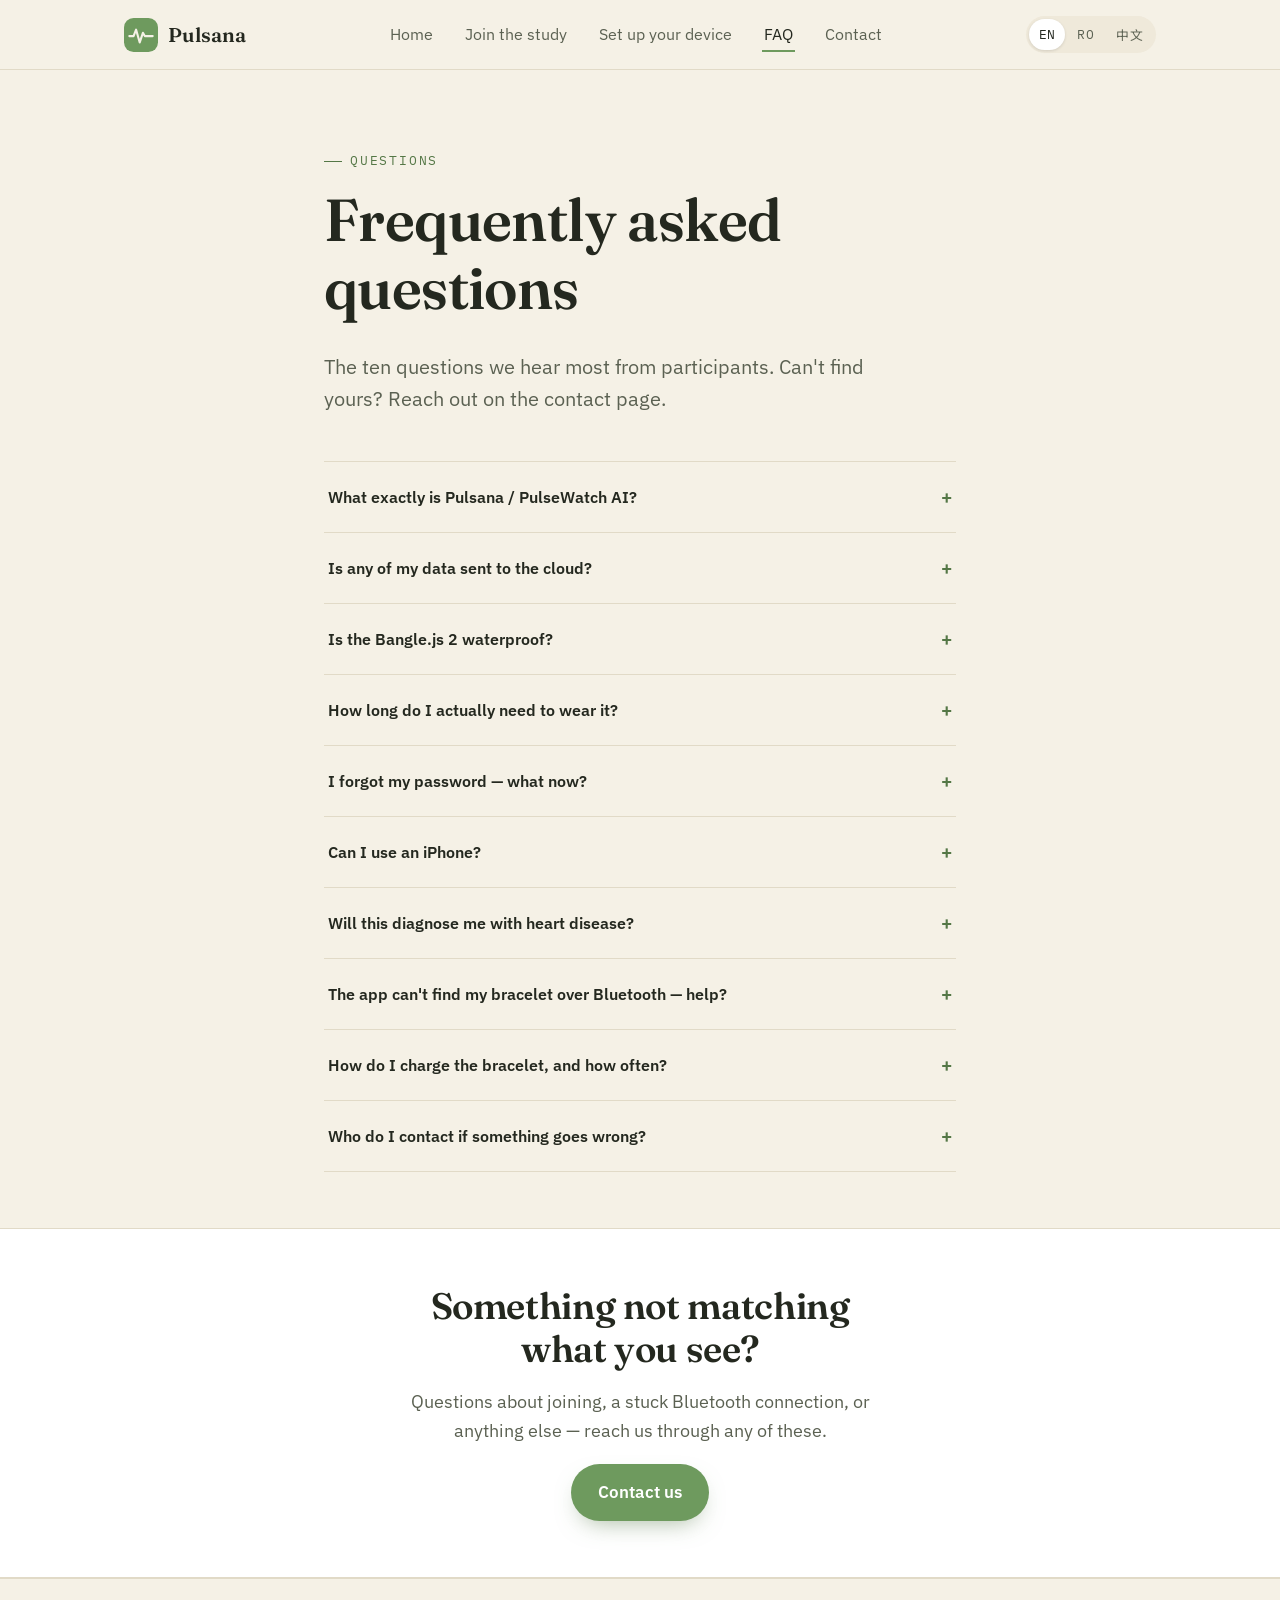
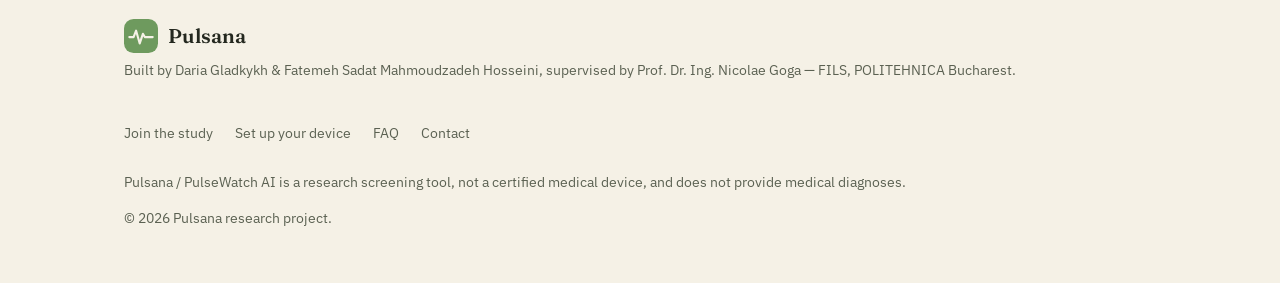
<file: pulsana-site/faq.html>
<!DOCTYPE html>
<html lang="en">
<head>
<meta charset="UTF-8">
<meta name="viewport" content="width=device-width, initial-scale=1.0">
<title>FAQ &mdash; Pulsana</title>
<link rel="preconnect" href="https://fonts.googleapis.com">
<link href="https://fonts.googleapis.com/css2?family=Fraunces:opsz,wght@9..144,500;9..144,600&family=IBM+Plex+Sans:wght@400;500;600;700&family=IBM+Plex+Mono:wght@400;500&family=Noto+Serif+SC:wght@600&family=Noto+Sans+SC:wght@400;500;600&display=swap" rel="stylesheet">
<link rel="stylesheet" href="assets/style.css">
</head>
<body>

<header class="site-header">
  <nav class="nav">
    <a href="index.html" class="brand">
      <svg class="brand-mark" viewBox="0 0 32 32" fill="none"><rect width="32" height="32" rx="9" fill="#6E9A5E"/><path d="M5 17h4l2.4-6 3.4 12 3-9 1.8 3H27" stroke="#F5F1E6" stroke-width="2" stroke-linecap="round" stroke-linejoin="round"/></svg>
      Pulsana
    </a>
    <ul class="nav-links">
      <li><a href="index.html" data-i18n="nav_home">Home</a></li>
      <li><a href="join.html" data-i18n="nav_join">Join the study</a></li>
      <li><a href="instructions.html" data-i18n="nav_instructions">Set up your device</a></li>
      <li><a href="faq.html" class="active" data-i18n="nav_faq">FAQ</a></li>
      <li><a href="contact.html" data-i18n="nav_contact">Contact</a></li>
    </ul>
    <div class="nav-right">
      <div class="lang-switch">
        <button data-lang="en">EN</button>
        <button data-lang="ro">RO</button>
        <button data-lang="zh">中文</button>
      </div>
      <button class="nav-toggle" aria-label="Menu">
        <svg viewBox="0 0 24 24" fill="none"><path d="M3 6h18M3 12h18M3 18h18" stroke="#24281F" stroke-width="2" stroke-linecap="round"/></svg>
      </button>
    </div>
  </nav>
</header>

<section class="hero" style="padding-bottom:20px;">
  <div class="wrap" style="max-width:680px;">
    <div class="eyebrow" data-i18n="faq_eyebrow">Questions</div>
    <h1 data-i18n="faq_h1">Frequently asked questions</h1>
    <p class="lead" data-i18n="faq_lead">The ten questions we hear most from participants.</p>
  </div>
</section>

<section style="padding-top:8px;">
  <div class="wrap" style="max-width:680px;">
      <div class="faq-item">
        <button class="faq-q"><span data-i18n="faq_q1">Question 1</span><span class="plus">+</span></button>
        <div class="faq-a"><p data-i18n="faq_a1">Answer 1</p></div>
      </div>
      <div class="faq-item">
        <button class="faq-q"><span data-i18n="faq_q2">Question 2</span><span class="plus">+</span></button>
        <div class="faq-a"><p data-i18n="faq_a2">Answer 2</p></div>
      </div>
      <div class="faq-item">
        <button class="faq-q"><span data-i18n="faq_q3">Question 3</span><span class="plus">+</span></button>
        <div class="faq-a"><p data-i18n="faq_a3">Answer 3</p></div>
      </div>
      <div class="faq-item">
        <button class="faq-q"><span data-i18n="faq_q4">Question 4</span><span class="plus">+</span></button>
        <div class="faq-a"><p data-i18n="faq_a4">Answer 4</p></div>
      </div>
      <div class="faq-item">
        <button class="faq-q"><span data-i18n="faq_q5">Question 5</span><span class="plus">+</span></button>
        <div class="faq-a"><p data-i18n="faq_a5">Answer 5</p></div>
      </div>
      <div class="faq-item">
        <button class="faq-q"><span data-i18n="faq_q6">Question 6</span><span class="plus">+</span></button>
        <div class="faq-a"><p data-i18n="faq_a6">Answer 6</p></div>
      </div>
      <div class="faq-item">
        <button class="faq-q"><span data-i18n="faq_q7">Question 7</span><span class="plus">+</span></button>
        <div class="faq-a"><p data-i18n="faq_a7">Answer 7</p></div>
      </div>
      <div class="faq-item">
        <button class="faq-q"><span data-i18n="faq_q8">Question 8</span><span class="plus">+</span></button>
        <div class="faq-a"><p data-i18n="faq_a8">Answer 8</p></div>
      </div>
      <div class="faq-item">
        <button class="faq-q"><span data-i18n="faq_q9">Question 9</span><span class="plus">+</span></button>
        <div class="faq-a"><p data-i18n="faq_a9">Answer 9</p></div>
      </div>
      <div class="faq-item">
        <button class="faq-q"><span data-i18n="faq_q10">Question 10</span><span class="plus">+</span></button>
        <div class="faq-a"><p data-i18n="faq_a10">Answer 10</p></div>
      </div>
  </div>
</section>

<section class="section-alt">
  <div class="wrap" style="text-align:center; max-width:560px;">
    <h2 data-i18n="instr_footer_h2">Something not matching what you see?</h2>
    <p data-i18n="contact_lead">Reach us through any of these.</p>
    <a href="contact.html" class="btn btn-primary" data-i18n="instr_footer_btn2">Contact us</a>
  </div>
</section>

<footer>
  <div class="wrap">
    <div class="footer-grid">
      <div>
        <div class="brand" style="margin-bottom:6px;">
          <svg class="brand-mark" viewBox="0 0 32 32" fill="none"><rect width="32" height="32" rx="9" fill="#6E9A5E"/><path d="M5 17h4l2.4-6 3.4 12 3-9 1.8 3H27" stroke="#F5F1E6" stroke-width="2" stroke-linecap="round" stroke-linejoin="round"/></svg>
          Pulsana
        </div>
        <p class="footer-fine" data-i18n="footer_tagline">A student research project at FILS, POLITEHNICA Bucharest.</p>
      </div>
      <ul class="footer-links">
        <li><a href="join.html" data-i18n="nav_join">Join the study</a></li>
        <li><a href="instructions.html" data-i18n="nav_instructions">Set up your device</a></li>
        <li><a href="faq.html" data-i18n="nav_faq">FAQ</a></li>
        <li><a href="contact.html" data-i18n="nav_contact">Contact</a></li>
      </ul>
    </div>
    <p class="footer-fine" style="margin-top:24px;" data-i18n="footer_disclaimer">Pulsana / PulseWatch AI is a research screening tool.</p>
    <p class="footer-fine" data-i18n="footer_rights">&copy; 2026 Pulsana research project.</p>
  </div>
</footer>

<script src="assets/i18n.js"></script>
<script src="assets/main.js"></script>
</body>
</html>
</file>
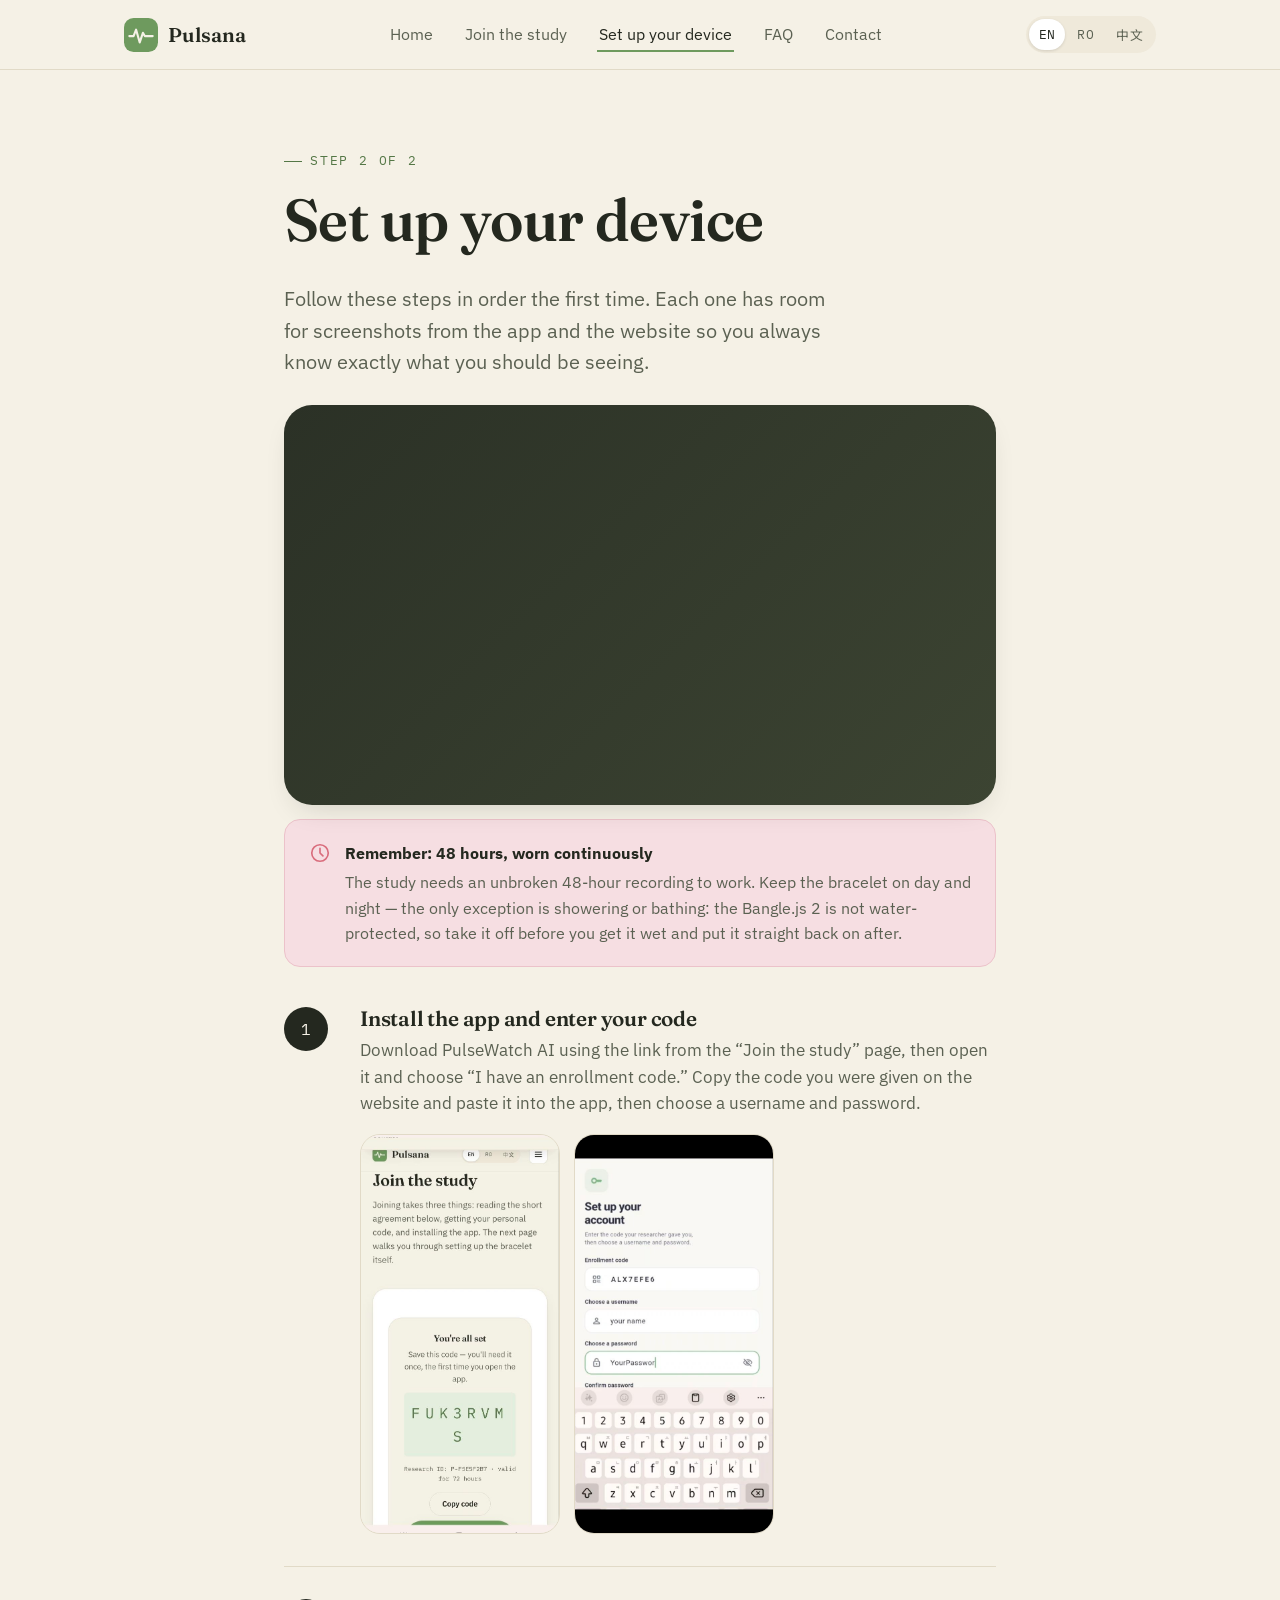
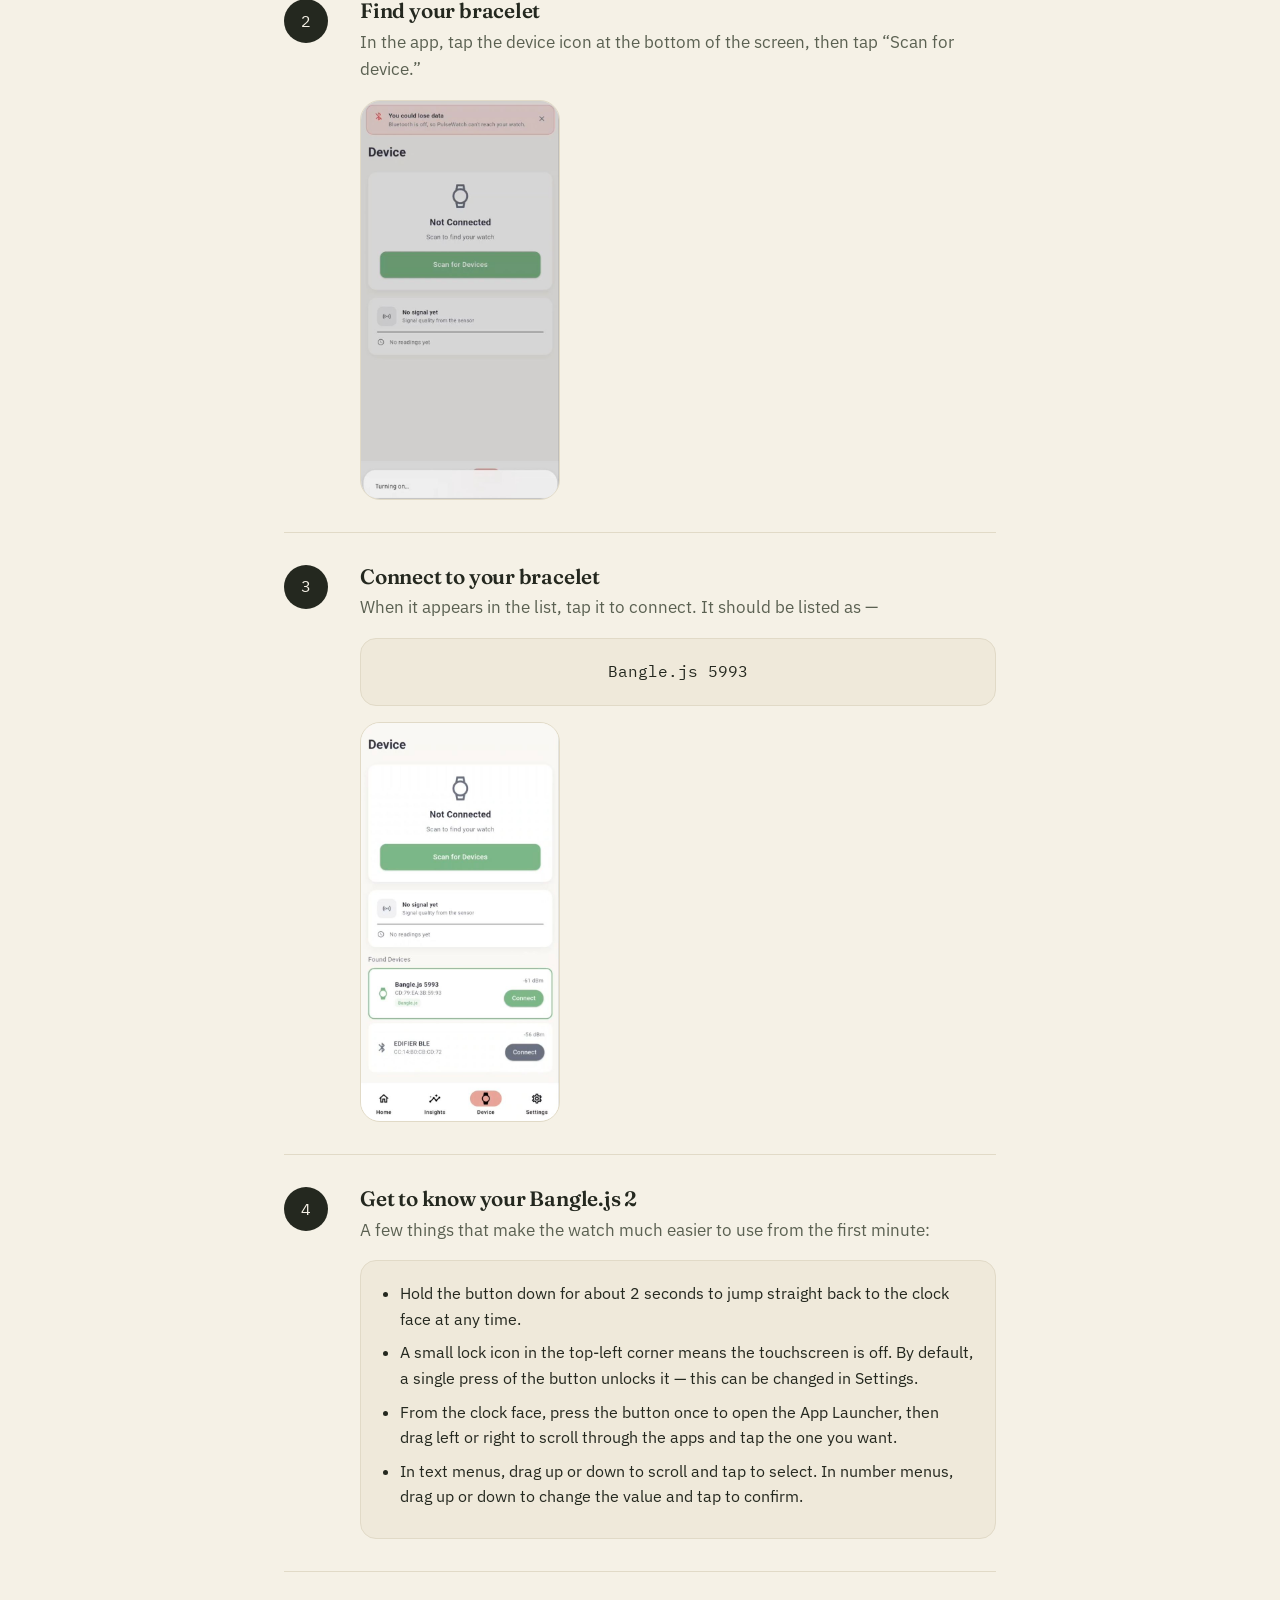
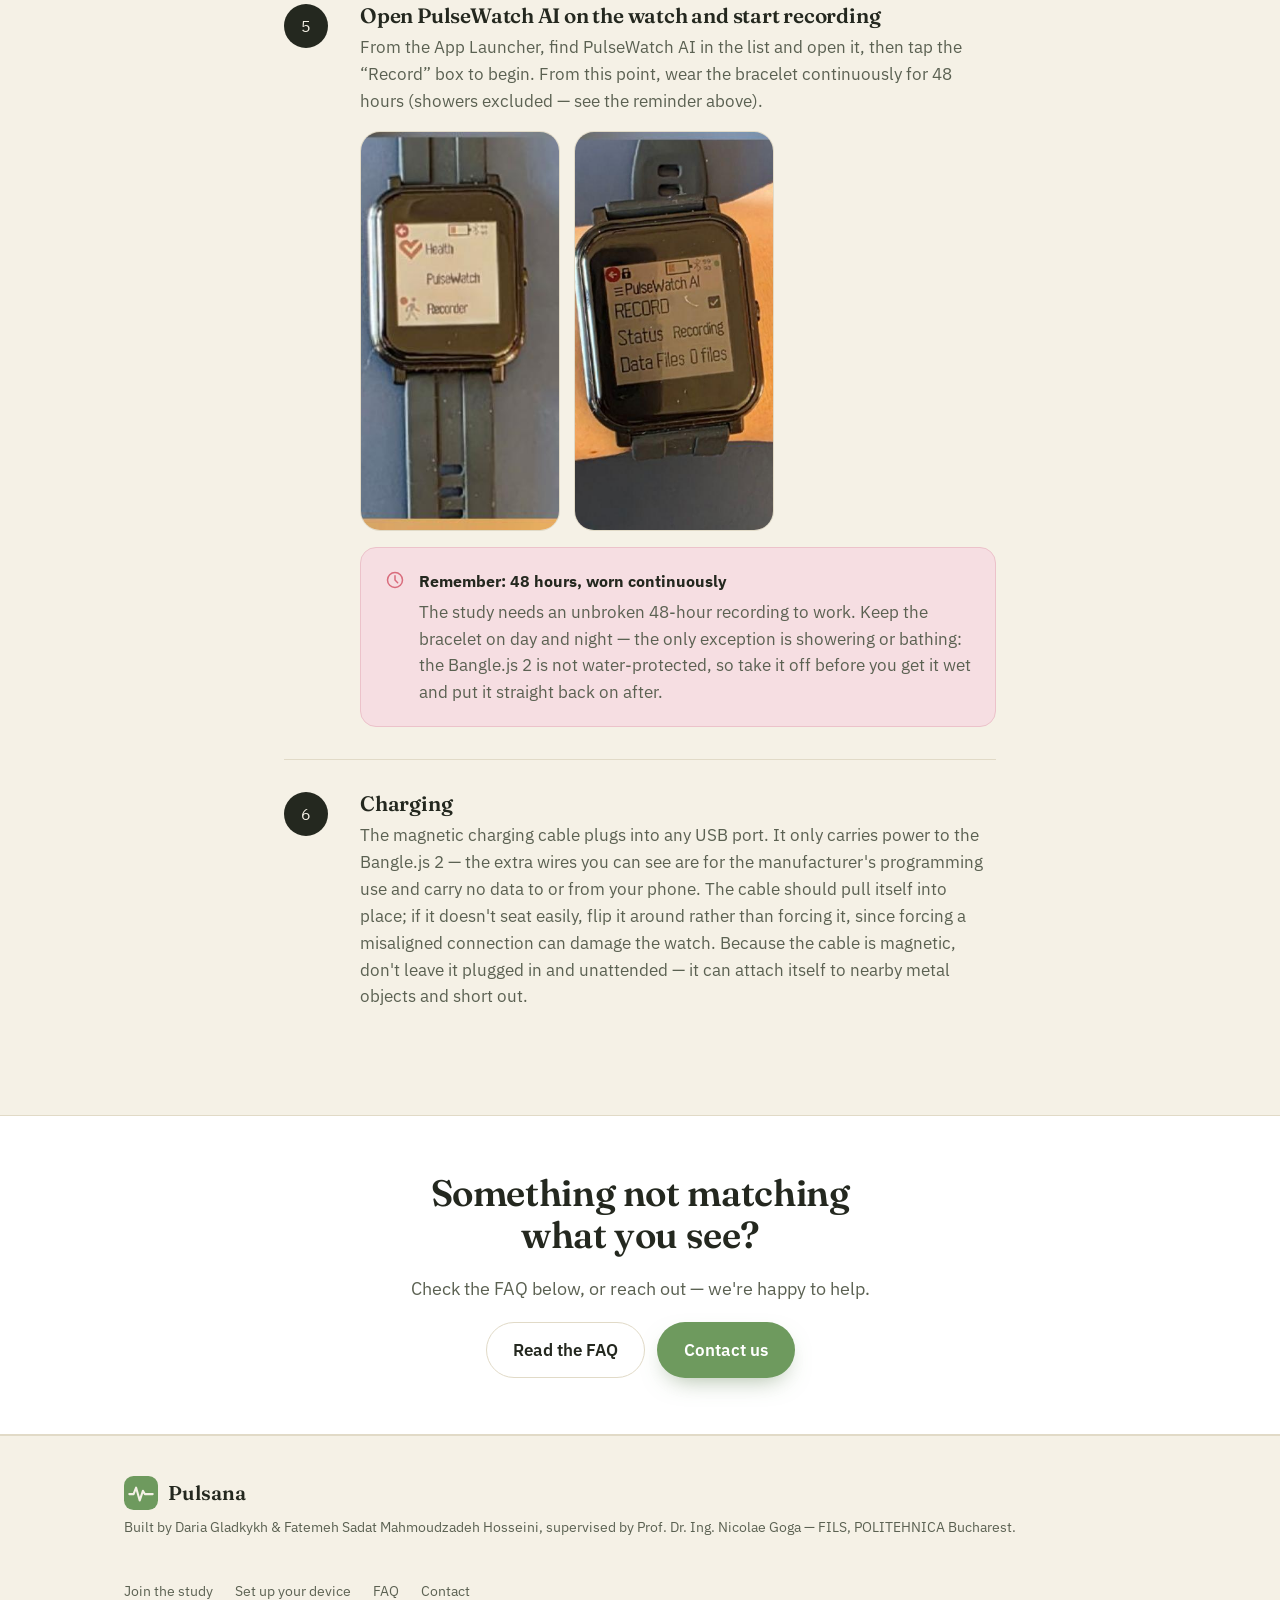
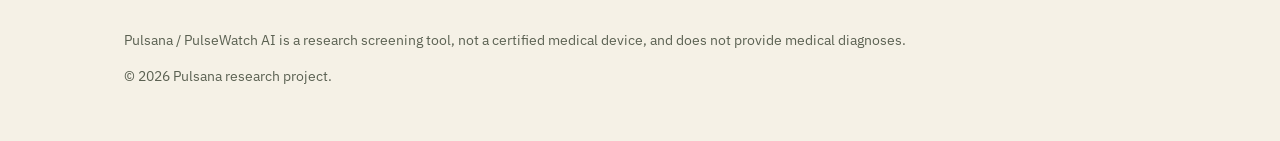
<file: pulsana-site/instructions.html>
<!DOCTYPE html>
<html lang="en">
<head>
<meta charset="UTF-8">
<meta name="viewport" content="width=device-width, initial-scale=1.0">
<title>Set up your device &mdash; Pulsana</title>
<link rel="preconnect" href="https://fonts.googleapis.com">
<link href="https://fonts.googleapis.com/css2?family=Fraunces:opsz,wght@9..144,500;9..144,600&family=IBM+Plex+Sans:wght@400;500;600;700&family=IBM+Plex+Mono:wght@400;500&family=Noto+Serif+SC:wght@600&family=Noto+Sans+SC:wght@400;500;600&display=swap" rel="stylesheet">
<link rel="stylesheet" href="assets/style.css">
<script>
  // Defined inline (before any images) so onerror="pulsanaImgFallback(this)"
  // always exists, even before assets/main.js finishes loading.
  window.pulsanaImgFallback = function (img) {
    img.style.display = "none";
    var sibling = img.nextElementSibling;
    if (sibling) sibling.style.display = "flex";
  };
</script>
</head>
<body>

<header class="site-header">
  <nav class="nav">
    <a href="index.html" class="brand">
      <svg class="brand-mark" viewBox="0 0 32 32" fill="none"><rect width="32" height="32" rx="9" fill="#6E9A5E"/><path d="M5 17h4l2.4-6 3.4 12 3-9 1.8 3H27" stroke="#F5F1E6" stroke-width="2" stroke-linecap="round" stroke-linejoin="round"/></svg>
      Pulsana
    </a>
    <ul class="nav-links">
      <li><a href="index.html" data-i18n="nav_home">Home</a></li>
      <li><a href="join.html" data-i18n="nav_join">Join the study</a></li>
      <li><a href="instructions.html" class="active" data-i18n="nav_instructions">Set up your device</a></li>
      <li><a href="faq.html" data-i18n="nav_faq">FAQ</a></li>
      <li><a href="contact.html" data-i18n="nav_contact">Contact</a></li>
    </ul>
    <div class="nav-right">
      <div class="lang-switch">
        <button data-lang="en">EN</button>
        <button data-lang="ro">RO</button>
        <button data-lang="zh">中文</button>
      </div>
      <button class="nav-toggle" aria-label="Menu">
        <svg viewBox="0 0 24 24" fill="none"><path d="M3 6h18M3 12h18M3 18h18" stroke="#24281F" stroke-width="2" stroke-linecap="round"/></svg>
      </button>
    </div>
  </nav>
</header>

<section class="hero" style="padding-bottom:0;">
  <div class="wrap" style="max-width:760px;">
    <div class="eyebrow" data-i18n="instr_eyebrow">Step 2 of 2</div>
    <h1 data-i18n="instr_h1">Set up your device</h1>
    <p class="lead" data-i18n="instr_lead">Follow these steps in order the first time.</p>
  </div>
</section>

<section style="padding-top:8px;">
  <div class="wrap" style="max-width:760px;">
    <div class="video-frame" data-youtube-id="UnONfSz2LXM">
      <div class="play-btn"><svg viewBox="0 0 24 24"><path d="M8 5v14l11-7z"/></svg></div>
      <div class="caption">
        <span data-i18n="instr_video_caption_left">Full video walkthrough</span>
        <span data-i18n="instr_video_caption_right">Coming soon</span>
      </div>
    </div>

    <div class="callout callout-48" style="margin-bottom:8px;">
      <svg class="callout-icon" width="22" height="22" viewBox="0 0 24 24" fill="none"><circle cx="12" cy="12" r="9" stroke="currentColor" stroke-width="1.8"/><path d="M12 7v5l3.2 3.2" stroke="currentColor" stroke-width="1.8" stroke-linecap="round" stroke-linejoin="round"/></svg>
      <div>
        <h4 data-i18n="instr_48_title">Remember: 48 hours, worn continuously</h4>
        <p data-i18n="instr_48_body">The study needs an unbroken 48-hour recording. The Bangle.js 2 is not water-protected &mdash; take it off before showering.</p>
      </div>
    </div>

    <div class="steps-list">

      <div class="step">
        <div class="step-index">1</div>
        <div class="step-body">
          <h3 data-i18n="instr_step1_title">Install the app and enter your code</h3>
          <p data-i18n="instr_step1_body">Download PulseWatch AI, open it, choose &ldquo;I have an enrollment code,&rdquo; and paste the code from the website.</p>
          <div class="photo-row">
            <div class="photo-slot">
              <img src="assets/photos/step1-website-code.jpg" alt="Website — your enrollment code screen" onerror="pulsanaImgFallback(this)">
              <div class="photo-placeholder" style="display:none;"><svg viewBox="0 0 24 24" fill="none"><rect x="3" y="6" width="18" height="14" rx="2" stroke="currentColor" stroke-width="1.6"/><circle cx="12" cy="13" r="3.4" stroke="currentColor" stroke-width="1.6"/><path d="M8 6l1.4-2h5.2L16 6" stroke="currentColor" stroke-width="1.6"/></svg><span data-i18n="instr_step1_photo1">Screenshot: website</span></div>
            </div>
            <div class="photo-slot">
              <img src="assets/photos/step1-app-enter-code.jpg" alt="App — enter your enrollment code" onerror="pulsanaImgFallback(this)">
              <div class="photo-placeholder" style="display:none;"><svg viewBox="0 0 24 24" fill="none"><rect x="3" y="6" width="18" height="14" rx="2" stroke="currentColor" stroke-width="1.6"/><circle cx="12" cy="13" r="3.4" stroke="currentColor" stroke-width="1.6"/><path d="M8 6l1.4-2h5.2L16 6" stroke="currentColor" stroke-width="1.6"/></svg><span data-i18n="instr_step1_photo2">Screenshot: app</span></div>
            </div>
          </div>
        </div>
      </div>

      <div class="step">
        <div class="step-index">2</div>
        <div class="step-body">
          <h3 data-i18n="instr_step2_title">Find your bracelet</h3>
          <p data-i18n="instr_step2_body">Tap the device icon at the bottom of the screen, then tap &ldquo;Scan for device.&rdquo;</p>
          <div class="photo-row">
            <div class="photo-slot">
              <img src="assets/photos/step2-device-icon.jpg" alt="Device icon at the bottom of the app" onerror="pulsanaImgFallback(this)">
              <div class="photo-placeholder" style="display:none;"><svg viewBox="0 0 24 24" fill="none"><rect x="3" y="6" width="18" height="14" rx="2" stroke="currentColor" stroke-width="1.6"/><circle cx="12" cy="13" r="3.4" stroke="currentColor" stroke-width="1.6"/><path d="M8 6l1.4-2h5.2L16 6" stroke="currentColor" stroke-width="1.6"/></svg><span data-i18n="instr_step2_photo1">Screenshot: device icon</span></div>
            </div>
          </div>
        </div>
      </div>

      <div class="step">
        <div class="step-index">3</div>
        <div class="step-body">
          <h3 data-i18n="instr_step3_title">Connect to your bracelet</h3>
          <p data-i18n="instr_step3_body">When it appears in the list, tap it to connect. It should be listed as &mdash;</p>
          <div class="watch-card" style="font-family:var(--font-mono); text-align:center;" data-i18n="instr_step3_watch_name">[ Bluetooth name to be filled in &mdash; e.g. Bangle.js xxxx ]</div>
          <div class="photo-row">
            <div class="photo-slot">
              <img src="assets/photos/step3-device-list.jpg" alt="Bracelet showing up in the device list" onerror="pulsanaImgFallback(this)">
              <div class="photo-placeholder" style="display:none;"><svg viewBox="0 0 24 24" fill="none"><rect x="3" y="6" width="18" height="14" rx="2" stroke="currentColor" stroke-width="1.6"/><circle cx="12" cy="13" r="3.4" stroke="currentColor" stroke-width="1.6"/><path d="M8 6l1.4-2h5.2L16 6" stroke="currentColor" stroke-width="1.6"/></svg><span data-i18n="instr_step3_photo1">Screenshot: device list</span></div>
            </div>
          </div>
        </div>
      </div>

      <div class="step">
        <div class="step-index">4</div>
        <div class="step-body">
          <h3 data-i18n="instr_step4_title">Get to know your Bangle.js 2</h3>
          <p data-i18n="instr_step4_body">A few things that make the watch easier to use from the first minute:</p>
          <div class="watch-card">
            <ul>
              <li data-i18n="instr_step4_li1">Hold the button for ~2 seconds to jump back to the clock face.</li>
              <li data-i18n="instr_step4_li2">A lock icon top-left means the touchscreen is off; press the button to unlock.</li>
              <li data-i18n="instr_step4_li3">From the clock face, press the button to open the App Launcher, then drag to scroll and tap to open.</li>
              <li data-i18n="instr_step4_li4">In text menus, drag to scroll and tap to select; in number menus, drag to change the value and tap to confirm.</li>
            </ul>
          </div>
        </div>
      </div>

      <div class="step">
        <div class="step-index">5</div>
        <div class="step-body">
          <h3 data-i18n="instr_step5_title">Open PulseWatch AI on the watch and start recording</h3>
          <p data-i18n="instr_step5_body">Find PulseWatch AI in the App Launcher, open it, then tap the &ldquo;Record&rdquo; box to begin.</p>
          <div class="photo-row">
            <div class="photo-slot">
              <img src="assets/photos/step5-app-list.jpg" alt="App list on the watch" onerror="pulsanaImgFallback(this)">
              <div class="photo-placeholder" style="display:none;"><svg viewBox="0 0 24 24" fill="none"><rect x="3" y="6" width="18" height="14" rx="2" stroke="currentColor" stroke-width="1.6"/><circle cx="12" cy="13" r="3.4" stroke="currentColor" stroke-width="1.6"/><path d="M8 6l1.4-2h5.2L16 6" stroke="currentColor" stroke-width="1.6"/></svg><span data-i18n="instr_step5_photo1">Screenshot: app list on watch</span></div>
            </div>
            <div class="photo-slot">
              <img src="assets/photos/step5-record-screen.jpg" alt="Record screen on the watch" onerror="pulsanaImgFallback(this)">
              <div class="photo-placeholder" style="display:none;"><svg viewBox="0 0 24 24" fill="none"><rect x="3" y="6" width="18" height="14" rx="2" stroke="currentColor" stroke-width="1.6"/><circle cx="12" cy="13" r="3.4" stroke="currentColor" stroke-width="1.6"/><path d="M8 6l1.4-2h5.2L16 6" stroke="currentColor" stroke-width="1.6"/></svg><span data-i18n="instr_step5_photo2">Screenshot: Record screen</span></div>
            </div>
          </div>
          <div class="callout callout-48" style="margin-top:16px;">
            <svg class="callout-icon" width="20" height="20" viewBox="0 0 24 24" fill="none"><circle cx="12" cy="12" r="9" stroke="currentColor" stroke-width="1.8"/><path d="M12 7v5l3.2 3.2" stroke="currentColor" stroke-width="1.8" stroke-linecap="round" stroke-linejoin="round"/></svg>
            <div>
              <h4 data-i18n="instr_48_title">Remember: 48 hours, worn continuously</h4>
              <p data-i18n="instr_48_body">Keep it on day and night, off only for showers.</p>
            </div>
          </div>
        </div>
      </div>

      <div class="step">
        <div class="step-index">6</div>
        <div class="step-body">
          <h3 data-i18n="instr_step6_title">Charging</h3>
          <p data-i18n="instr_step6_body">The magnetic charging cable plugs into any USB port and only carries power, no data. Don't force it if it doesn't seat easily, and don't leave it plugged in unattended.</p>
        </div>
      </div>

    </div>
  </div>
</section>

<section class="section-alt">
  <div class="wrap" style="text-align:center; max-width:560px;">
    <h2 data-i18n="instr_footer_h2">Something not matching what you see?</h2>
    <p data-i18n="instr_footer_body">Check the FAQ below, or reach out.</p>
    <div style="display:flex; gap:12px; justify-content:center; flex-wrap:wrap;">
      <a href="faq.html" class="btn btn-ghost" data-i18n="instr_footer_btn1">Read the FAQ</a>
      <a href="contact.html" class="btn btn-primary" data-i18n="instr_footer_btn2">Contact us</a>
    </div>
  </div>
</section>

<footer>
  <div class="wrap">
    <div class="footer-grid">
      <div>
        <div class="brand" style="margin-bottom:6px;">
          <svg class="brand-mark" viewBox="0 0 32 32" fill="none"><rect width="32" height="32" rx="9" fill="#6E9A5E"/><path d="M5 17h4l2.4-6 3.4 12 3-9 1.8 3H27" stroke="#F5F1E6" stroke-width="2" stroke-linecap="round" stroke-linejoin="round"/></svg>
          Pulsana
        </div>
        <p class="footer-fine" data-i18n="footer_tagline">A student research project at FILS, POLITEHNICA Bucharest.</p>
      </div>
      <ul class="footer-links">
        <li><a href="join.html" data-i18n="nav_join">Join the study</a></li>
        <li><a href="instructions.html" data-i18n="nav_instructions">Set up your device</a></li>
        <li><a href="faq.html" data-i18n="nav_faq">FAQ</a></li>
        <li><a href="contact.html" data-i18n="nav_contact">Contact</a></li>
      </ul>
    </div>
    <p class="footer-fine" style="margin-top:24px;" data-i18n="footer_disclaimer">Pulsana / PulseWatch AI is a research screening tool.</p>
    <p class="footer-fine" data-i18n="footer_rights">&copy; 2026 Pulsana research project.</p>
  </div>
</footer>

<script src="assets/i18n.js"></script>
<script src="assets/main.js"></script>
</body>
</html>
</file>
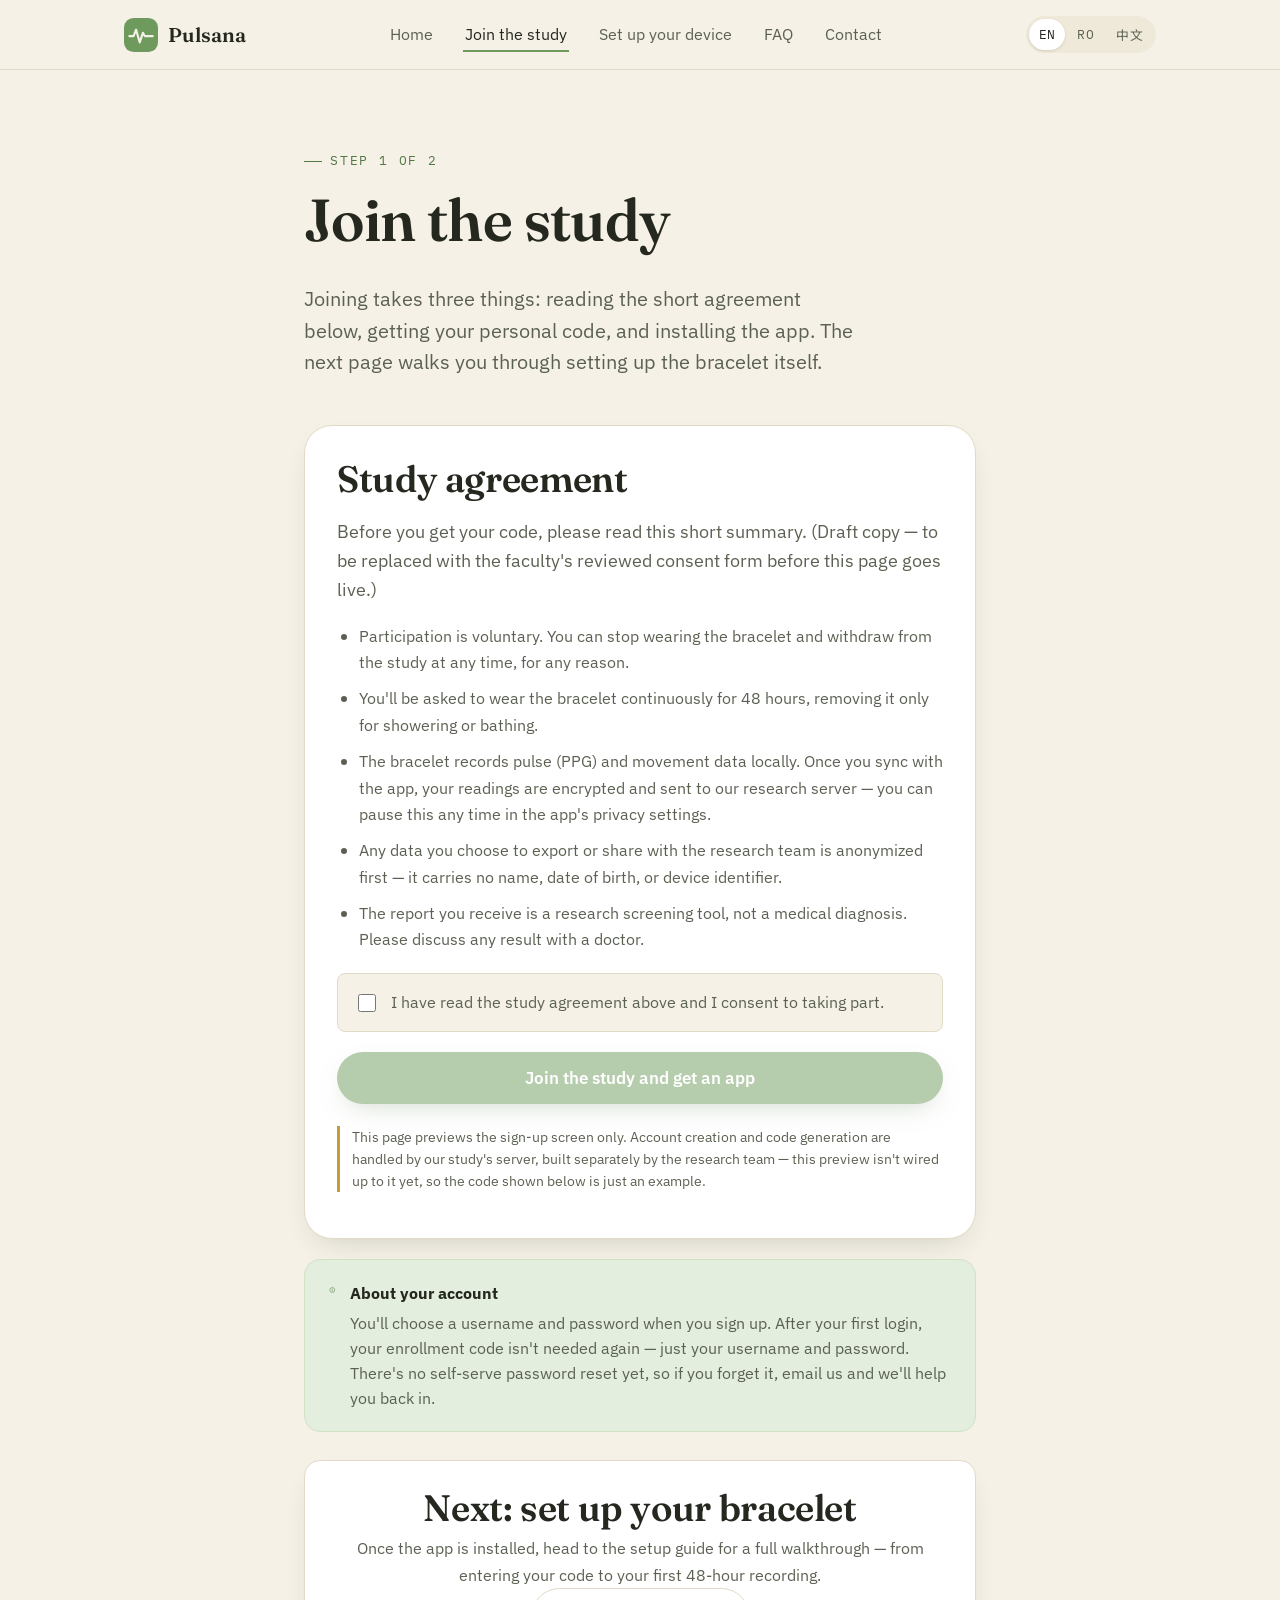
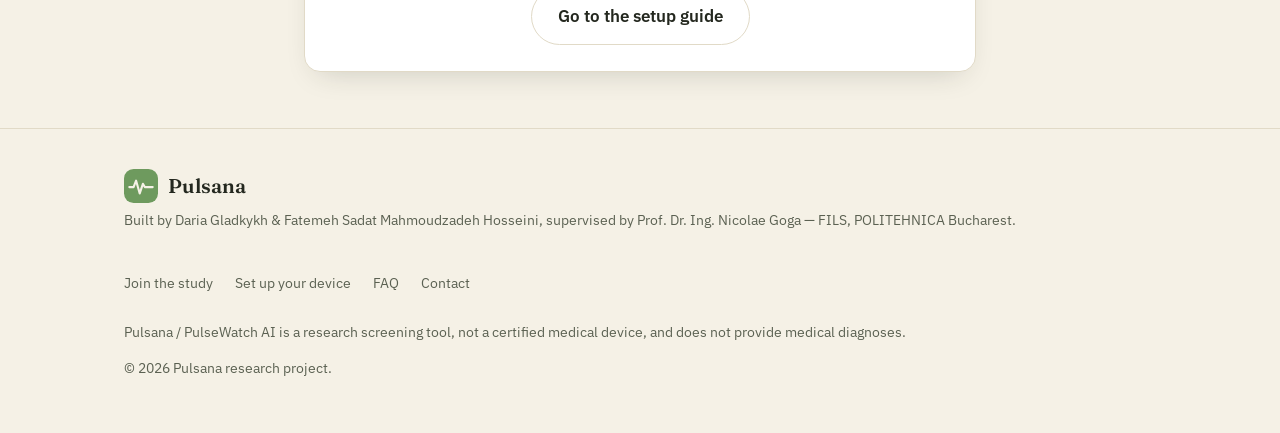
<file: pulsana-site/join.html>
<!DOCTYPE html>
<html lang="en">
<head>
<meta charset="UTF-8">
<meta name="viewport" content="width=device-width, initial-scale=1.0">
<title>Join the study &mdash; Pulsana</title>
<link rel="preconnect" href="https://fonts.googleapis.com">
<link href="https://fonts.googleapis.com/css2?family=Fraunces:opsz,wght@9..144,500;9..144,600&family=IBM+Plex+Sans:wght@400;500;600;700&family=IBM+Plex+Mono:wght@400;500&family=Noto+Serif+SC:wght@600&family=Noto+Sans+SC:wght@400;500;600&display=swap" rel="stylesheet">
<link rel="stylesheet" href="assets/style.css">
</head>
<body>

<header class="site-header">
  <nav class="nav">
    <a href="index.html" class="brand">
      <svg class="brand-mark" viewBox="0 0 32 32" fill="none"><rect width="32" height="32" rx="9" fill="#6E9A5E"/><path d="M5 17h4l2.4-6 3.4 12 3-9 1.8 3H27" stroke="#F5F1E6" stroke-width="2" stroke-linecap="round" stroke-linejoin="round"/></svg>
      Pulsana
    </a>
    <ul class="nav-links">
      <li><a href="index.html" data-i18n="nav_home">Home</a></li>
      <li><a href="join.html" class="active" data-i18n="nav_join">Join the study</a></li>
      <li><a href="instructions.html" data-i18n="nav_instructions">Set up your device</a></li>
      <li><a href="faq.html" data-i18n="nav_faq">FAQ</a></li>
      <li><a href="contact.html" data-i18n="nav_contact">Contact</a></li>
    </ul>
    <div class="nav-right">
      <div class="lang-switch">
        <button data-lang="en">EN</button>
        <button data-lang="ro">RO</button>
        <button data-lang="zh">中文</button>
      </div>
      <button class="nav-toggle" aria-label="Menu">
        <svg viewBox="0 0 24 24" fill="none"><path d="M3 6h18M3 12h18M3 18h18" stroke="#24281F" stroke-width="2" stroke-linecap="round"/></svg>
      </button>
    </div>
  </nav>
</header>

<section class="hero" style="padding-bottom:20px;">
  <div class="wrap" style="max-width:720px;">
    <div class="eyebrow" data-i18n="join_eyebrow">Step 1 of 2</div>
    <h1 data-i18n="join_h1">Join the study</h1>
    <p class="lead" data-i18n="join_lead">Joining takes three things: reading the short agreement below, getting your personal code, and installing the app.</p>
  </div>
</section>

<section style="padding-top:8px;">
  <div class="wrap" style="max-width:720px;">
    <div class="consent-box">
      <h2 data-i18n="join_consent_h2">Study agreement</h2>
      <p data-i18n="join_consent_intro">Before you get your code, please read this short summary.</p>
      <ul class="consent-list">
        <li data-i18n="join_consent_li1">Participation is voluntary.</li>
        <li data-i18n="join_consent_li2">You'll be asked to wear the bracelet continuously for 48 hours.</li>
        <li data-i18n="join_consent_li3">The bracelet records data locally.</li>
        <li data-i18n="join_consent_li4">Any exported data is anonymized first.</li>
        <li data-i18n="join_consent_li5">The report is a screening tool, not a diagnosis.</li>
      </ul>

      <div class="check-row">
        <input type="checkbox" id="consent-check">
        <label for="consent-check" data-i18n="join_check_label">I have read the study agreement above and I consent to taking part.</label>
      </div>

      <button id="join-btn" class="btn btn-primary btn-block" disabled data-i18n="join_btn">Join the study and get an app</button>

      <p class="disclaimer-note" data-i18n="join_consent_disclaimer">This page previews the sign-up screen only.</p>

      <div id="result-card" class="result-card">
        <h3 data-i18n="join_result_title">You're all set</h3>
        <p data-i18n="join_result_body">Save this code &mdash; you'll need it once, the first time you open the app.</p>
        <div class="code-display" id="demo-code">TRCZFBPD</div>
        <p class="research-id" data-i18n="join_research_id_label">Research ID: P-000000 · valid for 72 hours</p>
        <div style="display:flex; gap:10px; flex-wrap:wrap; justify-content:center; margin-top:18px;">
          <button id="copy-code-btn" class="btn btn-ghost" data-i18n="join_copy_btn">Copy code</button>
          <a href="#" class="btn btn-primary" data-i18n="join_download_btn">Download the Android app</a>
        </div>
        <p class="footer-fine" style="margin-top:14px;" data-i18n="join_ios_note">iOS support is coming soon.</p>
      </div>
    </div>

    <div class="callout callout-note" style="margin-top:20px;">
      <svg class="callout-icon" width="20" height="20" viewBox="0 0 24 24" fill="none" style="color:var(--sage-dark);"><circle cx="12" cy="12" r="9" stroke="currentColor" stroke-width="1.8"/><path d="M12 8v.01M12 11v5" stroke="currentColor" stroke-width="1.8" stroke-linecap="round"/></svg>
      <div>
        <h4 data-i18n="join_account_note_title">About your account</h4>
        <p data-i18n="join_account_note_body">You'll choose a username and password when you sign up. After your first login, your enrollment code isn't needed again.</p>
      </div>
    </div>

    <div class="card" style="margin-top:28px; text-align:center;">
      <h2 style="margin-bottom:6px;" data-i18n="join_next_h2">Next: set up your bracelet</h2>
      <p data-i18n="join_next_body">Once the app is installed, head to the setup guide.</p>
      <a href="instructions.html" class="btn btn-ghost" data-i18n="join_next_btn">Go to the setup guide</a>
    </div>
  </div>
</section>

<footer>
  <div class="wrap">
    <div class="footer-grid">
      <div>
        <div class="brand" style="margin-bottom:6px;">
          <svg class="brand-mark" viewBox="0 0 32 32" fill="none"><rect width="32" height="32" rx="9" fill="#6E9A5E"/><path d="M5 17h4l2.4-6 3.4 12 3-9 1.8 3H27" stroke="#F5F1E6" stroke-width="2" stroke-linecap="round" stroke-linejoin="round"/></svg>
          Pulsana
        </div>
        <p class="footer-fine" data-i18n="footer_tagline">A student research project at FILS, POLITEHNICA Bucharest.</p>
      </div>
      <ul class="footer-links">
        <li><a href="join.html" data-i18n="nav_join">Join the study</a></li>
        <li><a href="instructions.html" data-i18n="nav_instructions">Set up your device</a></li>
        <li><a href="faq.html" data-i18n="nav_faq">FAQ</a></li>
        <li><a href="contact.html" data-i18n="nav_contact">Contact</a></li>
      </ul>
    </div>
    <p class="footer-fine" style="margin-top:24px;" data-i18n="footer_disclaimer">Pulsana / PulseWatch AI is a research screening tool.</p>
    <p class="footer-fine" data-i18n="footer_rights">&copy; 2026 Pulsana research project.</p>
  </div>
</footer>

<script src="assets/i18n.js"></script>
<script src="assets/main.js"></script>
<script src="assets/join.js"></script>
</body>
</html>
</file>
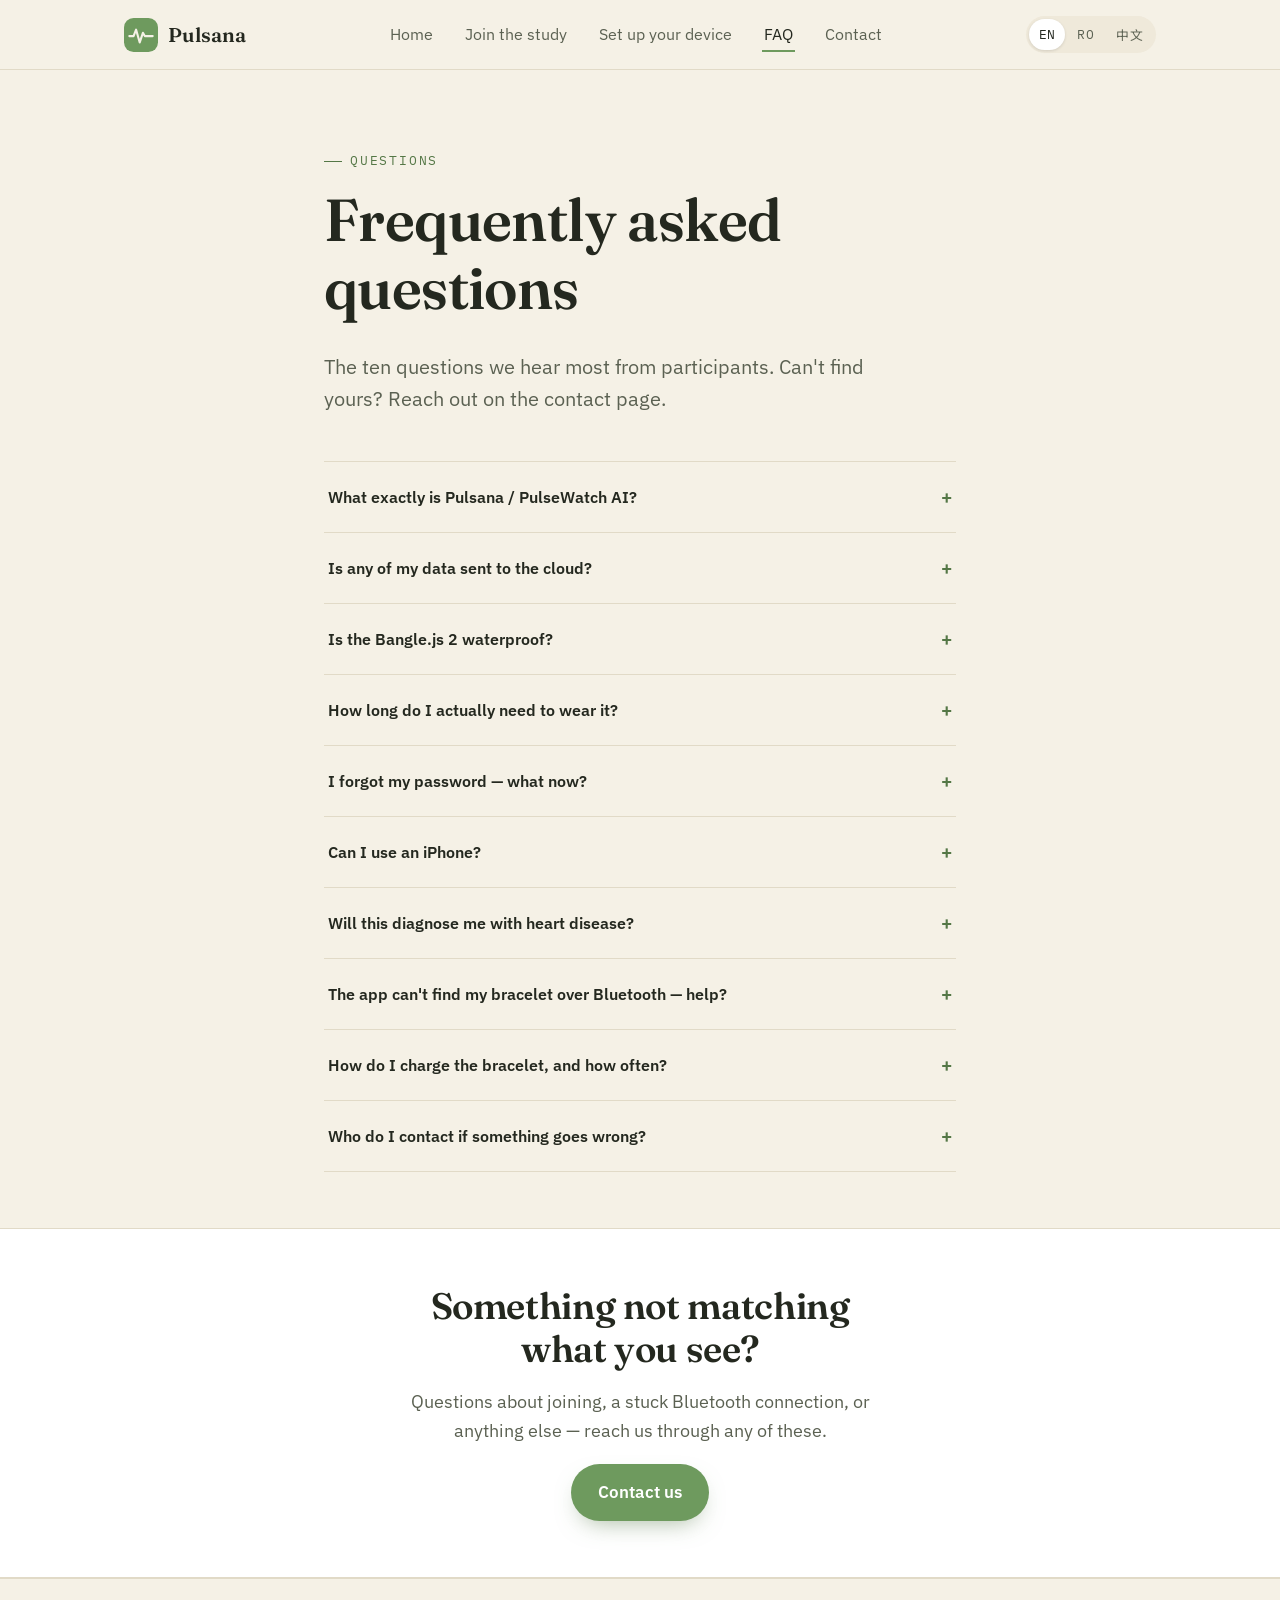
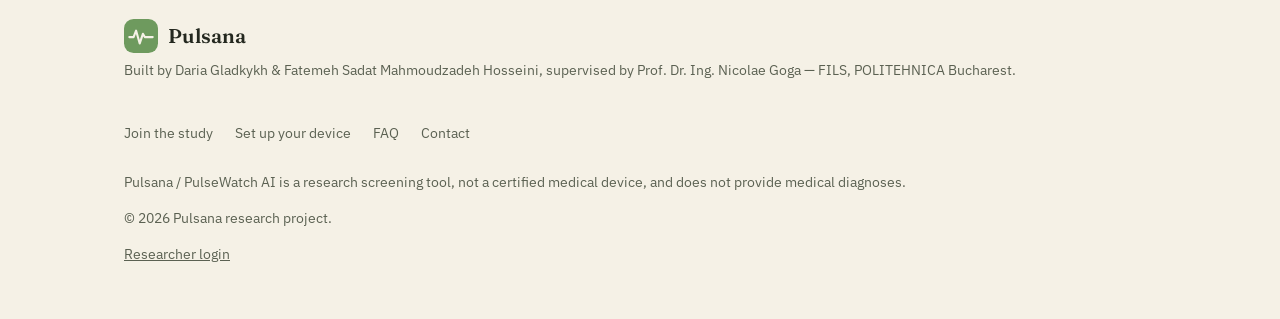
<file: pulsewatch_backend/_report_render/faq.html>
<!DOCTYPE html>
<html lang="en">
<head>
<meta charset="UTF-8">
<meta name="viewport" content="width=device-width, initial-scale=1.0">
<title>FAQ &mdash; Pulsana</title>

<link rel="preconnect" href="https://fonts.googleapis.com">
<link href="https://fonts.googleapis.com/css2?family=Fraunces:opsz,wght@9..144,500;9..144,600&family=IBM+Plex+Sans:wght@400;500;600;700&family=IBM+Plex+Mono:wght@400;500&family=Noto+Serif+SC:wght@600&family=Noto+Sans+SC:wght@400;500;600&display=swap" rel="stylesheet">
<link rel="stylesheet" href="[data-uri]">
<script>
  // Defined inline (before any images) so onerror="pulsanaImgFallback(this)"
  // always exists, even before main.js (loaded at the bottom) finishes.
  window.pulsanaImgFallback = function (img) {
    img.style.display = "none";
    var sibling = img.nextElementSibling;
    if (sibling) sibling.style.display = "flex";
  };
</script>
</head>
<body>

<header class="site-header">
  <nav class="nav">
    <a href="#" class="brand">
      <svg class="brand-mark" viewBox="0 0 32 32" fill="none"><rect width="32" height="32" rx="9" fill="#6E9A5E"/><path d="M5 17h4l2.4-6 3.4 12 3-9 1.8 3H27" stroke="#F5F1E6" stroke-width="2" stroke-linecap="round" stroke-linejoin="round"/></svg>
      Pulsana
    </a>
    <ul class="nav-links">
      <li><a href="#" data-i18n="nav_home">Home</a></li>
      <li><a href="#" data-i18n="nav_join">Join the study</a></li>
      <li><a href="#" data-i18n="nav_instructions">Set up your device</a></li>
      <li><a href="#" class="active" data-i18n="nav_faq">FAQ</a></li>
      <li><a href="#" data-i18n="nav_contact">Contact</a></li>
    </ul>
    <div class="nav-right">
      <div class="lang-switch">
        <button data-lang="en">EN</button>
        <button data-lang="ro">RO</button>
        <button data-lang="zh">中文</button>
      </div>
      
      <button class="nav-toggle" aria-label="Menu">
        <svg viewBox="0 0 24 24" fill="none"><path d="M3 6h18M3 12h18M3 18h18" stroke="#24281F" stroke-width="2" stroke-linecap="round"/></svg>
      </button>
    </div>
  </nav>
</header>



<section class="hero" style="padding-bottom:20px;">
  <div class="wrap" style="max-width:680px;">
    <div class="eyebrow" data-i18n="faq_eyebrow">Questions</div>
    <h1 data-i18n="faq_h1">Frequently asked questions</h1>
    <p class="lead" data-i18n="faq_lead">The ten questions we hear most from participants.</p>
  </div>
</section>

<section style="padding-top:8px;">
  <div class="wrap" style="max-width:680px;">
      <div class="faq-item">
        <button class="faq-q"><span data-i18n="faq_q1">Question 1</span><span class="plus">+</span></button>
        <div class="faq-a"><p data-i18n="faq_a1">Answer 1</p></div>
      </div>
      <div class="faq-item">
        <button class="faq-q"><span data-i18n="faq_q2">Question 2</span><span class="plus">+</span></button>
        <div class="faq-a"><p data-i18n="faq_a2">Answer 2</p></div>
      </div>
      <div class="faq-item">
        <button class="faq-q"><span data-i18n="faq_q3">Question 3</span><span class="plus">+</span></button>
        <div class="faq-a"><p data-i18n="faq_a3">Answer 3</p></div>
      </div>
      <div class="faq-item">
        <button class="faq-q"><span data-i18n="faq_q4">Question 4</span><span class="plus">+</span></button>
        <div class="faq-a"><p data-i18n="faq_a4">Answer 4</p></div>
      </div>
      <div class="faq-item">
        <button class="faq-q"><span data-i18n="faq_q5">Question 5</span><span class="plus">+</span></button>
        <div class="faq-a"><p data-i18n="faq_a5">Answer 5</p></div>
      </div>
      <div class="faq-item">
        <button class="faq-q"><span data-i18n="faq_q6">Question 6</span><span class="plus">+</span></button>
        <div class="faq-a"><p data-i18n="faq_a6">Answer 6</p></div>
      </div>
      <div class="faq-item">
        <button class="faq-q"><span data-i18n="faq_q7">Question 7</span><span class="plus">+</span></button>
        <div class="faq-a"><p data-i18n="faq_a7">Answer 7</p></div>
      </div>
      <div class="faq-item">
        <button class="faq-q"><span data-i18n="faq_q8">Question 8</span><span class="plus">+</span></button>
        <div class="faq-a"><p data-i18n="faq_a8">Answer 8</p></div>
      </div>
      <div class="faq-item">
        <button class="faq-q"><span data-i18n="faq_q9">Question 9</span><span class="plus">+</span></button>
        <div class="faq-a"><p data-i18n="faq_a9">Answer 9</p></div>
      </div>
      <div class="faq-item">
        <button class="faq-q"><span data-i18n="faq_q10">Question 10</span><span class="plus">+</span></button>
        <div class="faq-a"><p data-i18n="faq_a10">Answer 10</p></div>
      </div>
  </div>
</section>

<section class="section-alt">
  <div class="wrap" style="text-align:center; max-width:560px;">
    <h2 data-i18n="instr_footer_h2">Something not matching what you see?</h2>
    <p data-i18n="contact_lead">Reach us through any of these.</p>
    <a href="#" class="btn btn-primary" data-i18n="instr_footer_btn2">Contact us</a>
  </div>
</section>



<footer>
  <div class="wrap">
    <div class="footer-grid">
      <div>
        <div class="brand" style="margin-bottom:6px;">
          <svg class="brand-mark" viewBox="0 0 32 32" fill="none"><rect width="32" height="32" rx="9" fill="#6E9A5E"/><path d="M5 17h4l2.4-6 3.4 12 3-9 1.8 3H27" stroke="#F5F1E6" stroke-width="2" stroke-linecap="round" stroke-linejoin="round"/></svg>
          Pulsana
        </div>
        <p class="footer-fine" data-i18n="footer_tagline">A student research project at FILS, POLITEHNICA Bucharest.</p>
      </div>
      <ul class="footer-links">
        <li><a href="#" data-i18n="nav_join">Join the study</a></li>
        <li><a href="#" data-i18n="nav_instructions">Set up your device</a></li>
        <li><a href="#" data-i18n="nav_faq">FAQ</a></li>
        <li><a href="#" data-i18n="nav_contact">Contact</a></li>
      </ul>
    </div>
    <p class="footer-fine" style="margin-top:24px;" data-i18n="footer_disclaimer">Pulsana / PulseWatch AI is a research screening tool.</p>
    <p class="footer-fine" data-i18n="footer_rights">&copy; 2026 Pulsana research project.</p>
    <p class="footer-fine" style="margin-top:6px;"><a href="#" style="color:inherit;">Researcher login</a></p>
  </div>
</footer>

<script src="[data-uri]"></script>
<script src="[data-uri]"></script>

</body>
</html>
</file>
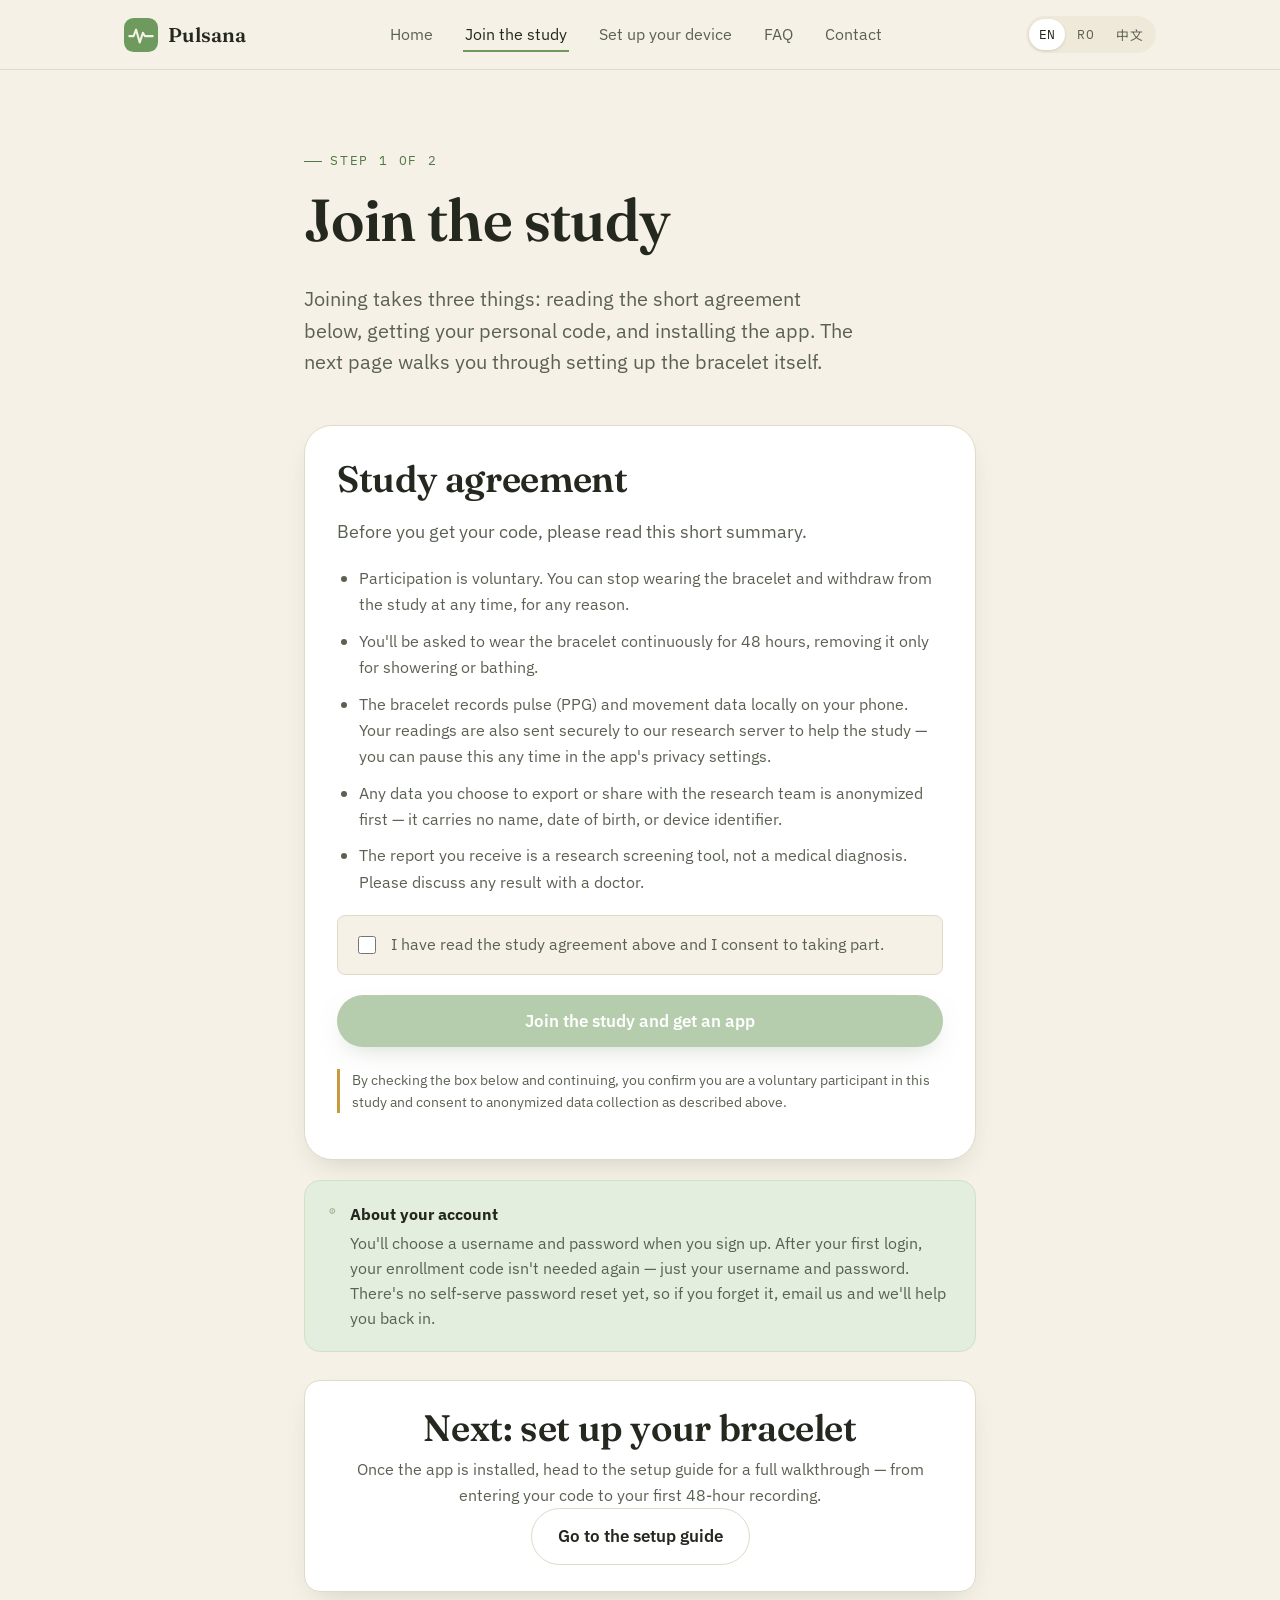
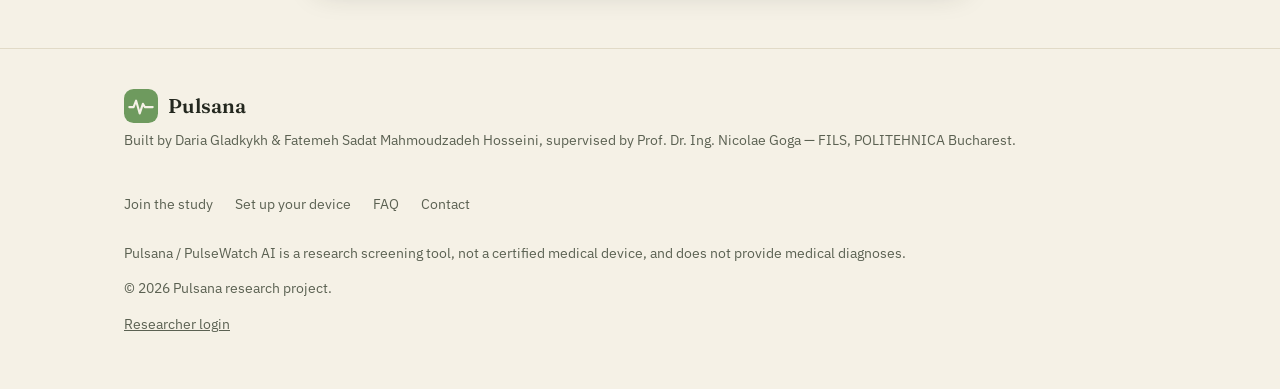
<file: pulsewatch_backend/_report_render/join.html>
<!DOCTYPE html>
<html lang="en">
<head>
<meta charset="UTF-8">
<meta name="viewport" content="width=device-width, initial-scale=1.0">
<title>Join the study &mdash; Pulsana</title>

<link rel="preconnect" href="https://fonts.googleapis.com">
<link href="https://fonts.googleapis.com/css2?family=Fraunces:opsz,wght@9..144,500;9..144,600&family=IBM+Plex+Sans:wght@400;500;600;700&family=IBM+Plex+Mono:wght@400;500&family=Noto+Serif+SC:wght@600&family=Noto+Sans+SC:wght@400;500;600&display=swap" rel="stylesheet">
<link rel="stylesheet" href="[data-uri]">
<script>
  // Defined inline (before any images) so onerror="pulsanaImgFallback(this)"
  // always exists, even before main.js (loaded at the bottom) finishes.
  window.pulsanaImgFallback = function (img) {
    img.style.display = "none";
    var sibling = img.nextElementSibling;
    if (sibling) sibling.style.display = "flex";
  };
</script>
</head>
<body>

<header class="site-header">
  <nav class="nav">
    <a href="#" class="brand">
      <svg class="brand-mark" viewBox="0 0 32 32" fill="none"><rect width="32" height="32" rx="9" fill="#6E9A5E"/><path d="M5 17h4l2.4-6 3.4 12 3-9 1.8 3H27" stroke="#F5F1E6" stroke-width="2" stroke-linecap="round" stroke-linejoin="round"/></svg>
      Pulsana
    </a>
    <ul class="nav-links">
      <li><a href="#" data-i18n="nav_home">Home</a></li>
      <li><a href="#" class="active" data-i18n="nav_join">Join the study</a></li>
      <li><a href="#" data-i18n="nav_instructions">Set up your device</a></li>
      <li><a href="#" data-i18n="nav_faq">FAQ</a></li>
      <li><a href="#" data-i18n="nav_contact">Contact</a></li>
    </ul>
    <div class="nav-right">
      <div class="lang-switch">
        <button data-lang="en">EN</button>
        <button data-lang="ro">RO</button>
        <button data-lang="zh">中文</button>
      </div>
      
      <button class="nav-toggle" aria-label="Menu">
        <svg viewBox="0 0 24 24" fill="none"><path d="M3 6h18M3 12h18M3 18h18" stroke="#24281F" stroke-width="2" stroke-linecap="round"/></svg>
      </button>
    </div>
  </nav>
</header>



<section class="hero" style="padding-bottom:20px;">
  <div class="wrap" style="max-width:720px;">
    <div class="eyebrow" data-i18n="join_eyebrow">Step 1 of 2</div>
    <h1 data-i18n="join_h1">Join the study</h1>
    <p class="lead" data-i18n="join_lead">Joining takes three things: reading the short agreement below, getting your personal code, and installing the app.</p>
  </div>
</section>

<section style="padding-top:8px;">
  <div class="wrap" style="max-width:720px;">
    <div class="consent-box">
      
      <h2 data-i18n="join_consent_h2">Study agreement</h2>
      <p data-i18n="join_consent_intro">Before you get your code, please read this short summary.</p>
      <ul class="consent-list">
        <li data-i18n="join_consent_li1">Participation is voluntary.</li>
        <li data-i18n="join_consent_li2">You'll be asked to wear the bracelet continuously for 48 hours.</li>
        <li data-i18n="join_consent_li3">The bracelet records data locally.</li>
        <li data-i18n="join_consent_li4">Any exported data is anonymized first.</li>
        <li data-i18n="join_consent_li5">The report is a screening tool, not a diagnosis.</li>
      </ul>

      

      <form method="POST">
        <div class="check-row">
          <input type="checkbox" id="consent-check" name="agree">
          <label for="consent-check" data-i18n="join_check_label">I have read the study agreement above and I consent to taking part.</label>
        </div>

        <button id="join-btn" class="btn btn-primary btn-block" disabled data-i18n="join_btn">Join the study and get an app</button>

        <p class="disclaimer-note" data-i18n="join_consent_disclaimer">By checking the box above and continuing, you confirm you are a voluntary participant in this study and consent to anonymized data collection as described above.</p>
      </form>
      
    </div>

    <div class="callout callout-note" style="margin-top:20px;">
      <svg class="callout-icon" width="20" height="20" viewBox="0 0 24 24" fill="none" style="color:var(--sage-dark);"><circle cx="12" cy="12" r="9" stroke="currentColor" stroke-width="1.8"/><path d="M12 8v.01M12 11v5" stroke="currentColor" stroke-width="1.8" stroke-linecap="round"/></svg>
      <div>
        <h4 data-i18n="join_account_note_title">About your account</h4>
        <p data-i18n="join_account_note_body">You'll choose a username and password when you sign up. After your first login, your enrollment code isn't needed again.</p>
      </div>
    </div>

    <div class="card" style="margin-top:28px; text-align:center;">
      <h2 style="margin-bottom:6px;" data-i18n="join_next_h2">Next: set up your bracelet</h2>
      <p data-i18n="join_next_body">Once the app is installed, head to the setup guide.</p>
      <a href="#" class="btn btn-ghost" data-i18n="join_next_btn">Go to the setup guide</a>
    </div>
  </div>
</section>



<footer>
  <div class="wrap">
    <div class="footer-grid">
      <div>
        <div class="brand" style="margin-bottom:6px;">
          <svg class="brand-mark" viewBox="0 0 32 32" fill="none"><rect width="32" height="32" rx="9" fill="#6E9A5E"/><path d="M5 17h4l2.4-6 3.4 12 3-9 1.8 3H27" stroke="#F5F1E6" stroke-width="2" stroke-linecap="round" stroke-linejoin="round"/></svg>
          Pulsana
        </div>
        <p class="footer-fine" data-i18n="footer_tagline">A student research project at FILS, POLITEHNICA Bucharest.</p>
      </div>
      <ul class="footer-links">
        <li><a href="#" data-i18n="nav_join">Join the study</a></li>
        <li><a href="#" data-i18n="nav_instructions">Set up your device</a></li>
        <li><a href="#" data-i18n="nav_faq">FAQ</a></li>
        <li><a href="#" data-i18n="nav_contact">Contact</a></li>
      </ul>
    </div>
    <p class="footer-fine" style="margin-top:24px;" data-i18n="footer_disclaimer">Pulsana / PulseWatch AI is a research screening tool.</p>
    <p class="footer-fine" data-i18n="footer_rights">&copy; 2026 Pulsana research project.</p>
    <p class="footer-fine" style="margin-top:6px;"><a href="#" style="color:inherit;">Researcher login</a></p>
  </div>
</footer>

<script src="[data-uri]"></script>
<script src="[data-uri]"></script>

<script src="[data-uri]"></script>

</body>
</html>
</file>
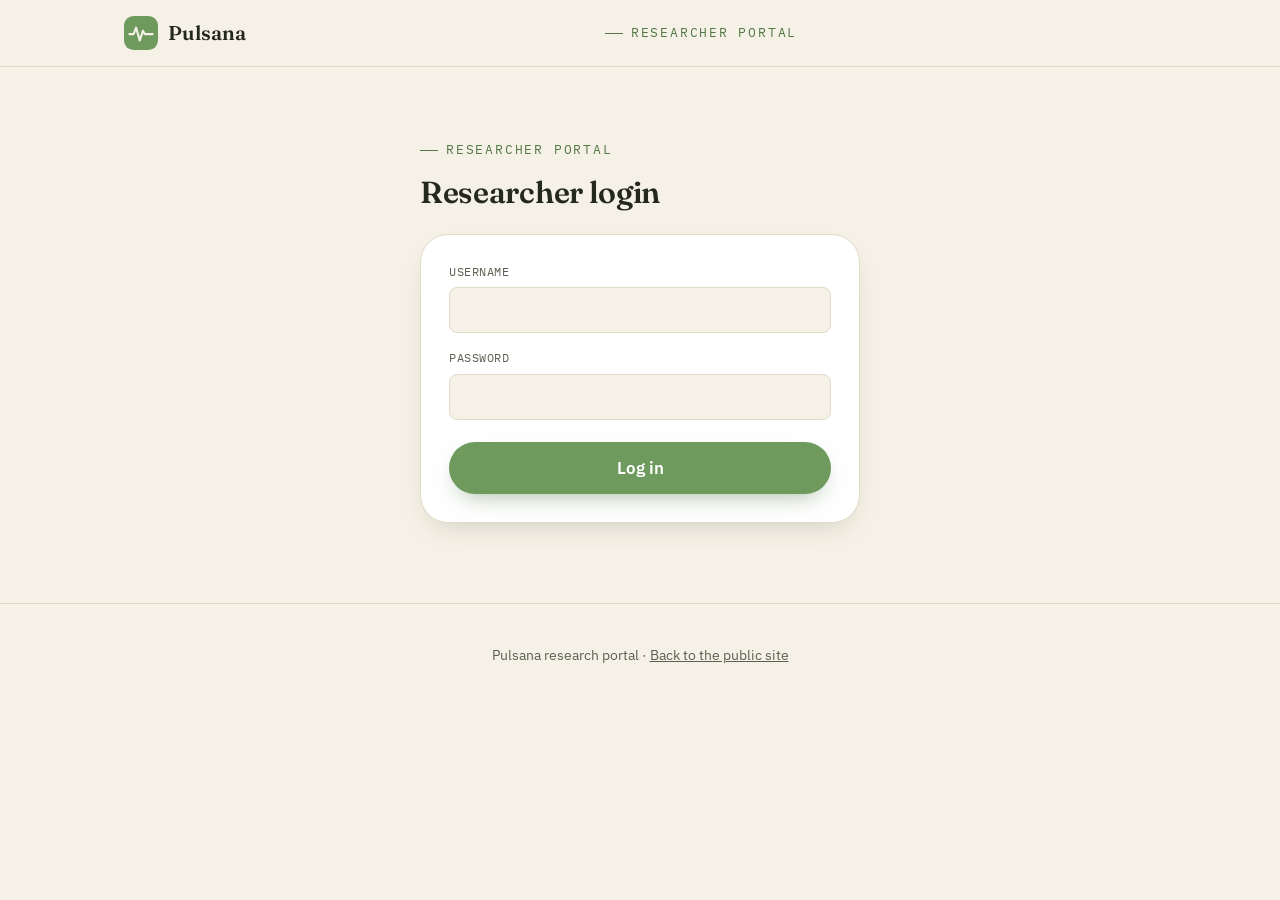
<file: pulsewatch_backend/_report_render/researcher_login.html>
<!DOCTYPE html>
<html lang="en">
<head>
<meta charset="UTF-8">
<meta name="viewport" content="width=device-width, initial-scale=1.0">
<title>Researcher login &mdash; Pulsana</title>
<link rel="preconnect" href="https://fonts.googleapis.com">
<link href="https://fonts.googleapis.com/css2?family=Fraunces:opsz,wght@9..144,500;9..144,600&family=IBM+Plex+Sans:wght@400;500;600;700&family=IBM+Plex+Mono:wght@400;500&display=swap" rel="stylesheet">
<link rel="stylesheet" href="[data-uri]">
<link rel="stylesheet" href="[data-uri]">
</head>
<body>

<header class="site-header">
  <nav class="nav">
    <a href="#" class="brand">
      <svg class="brand-mark" viewBox="0 0 32 32" fill="none"><rect width="32" height="32" rx="9" fill="#6E9A5E"/><path d="M5 17h4l2.4-6 3.4 12 3-9 1.8 3H27" stroke="#F5F1E6" stroke-width="2" stroke-linecap="round" stroke-linejoin="round"/></svg>
      Pulsana
    </a>
    <span class="eyebrow" style="margin:0;">Researcher portal</span>
    <div class="nav-right">
      
    </div>
  </nav>
</header>

<main class="admin-main">
  <div class="wrap">
    
<div style="max-width:440px; margin:24px auto 0;">
  <div class="eyebrow">Researcher portal</div>
  <h1 style="font-size:1.9rem; margin-bottom:24px;">Researcher login</h1>

  <div class="consent-box" style="padding:28px;">
    

    <form method="POST">
      <label style="display:block; font-family:var(--font-mono); font-size:.72rem; text-transform:uppercase; letter-spacing:.05em; color:var(--ink-soft); margin-bottom:6px;" for="username">Username</label>
      <input type="text" id="username" name="username" autocomplete="username" required
        style="width:100%; padding:12px 14px; border-radius:var(--radius-s); border:1px solid var(--line); background:var(--paper); color:var(--ink); font-family:var(--font-body); font-size:.95rem; margin-bottom:16px;">

      <label style="display:block; font-family:var(--font-mono); font-size:.72rem; text-transform:uppercase; letter-spacing:.05em; color:var(--ink-soft); margin-bottom:6px;" for="password">Password</label>
      <input type="password" id="password" name="password" autocomplete="current-password" required
        style="width:100%; padding:12px 14px; border-radius:var(--radius-s); border:1px solid var(--line); background:var(--paper); color:var(--ink); font-family:var(--font-body); font-size:.95rem; margin-bottom:22px;">

      <button class="btn btn-primary btn-block" type="submit">Log in</button>
    </form>
  </div>
</div>

  </div>
</main>

<footer>
  <div class="wrap" style="text-align:center;">
    <p class="footer-fine">Pulsana research portal &middot; <a href="#" style="color:inherit;">Back to the public site</a></p>
  </div>
</footer>


</body>
</html>
</file>
<file: pulsana-site/assets/style.css>
/* ==========================================================================
   Pulsana — design tokens
   Palette lifted directly from the PulseWatch AI app screens so the site
   and the app feel like one product: sage green + warm paper + a single
   coral heartbeat accent.
   ========================================================================== */
:root{
  --paper:      #F5F1E6;
  --paper-2:    #EFE9DA;
  --card:       #FFFFFF;
  --ink:        #24281F;
  --ink-soft:   #5B6152;
  --line:       #E1DAC7;
  --sage:       #6E9A5E;
  --sage-dark:  #547746;
  --sage-tint:  #E4EEDE;
  --coral:      #D96C7C;
  --coral-tint: #F6DEE2;
  --gold:       #C79A3D;

  --font-display: "Fraunces", "Noto Serif SC", serif;
  --font-body:    "IBM Plex Sans", "Noto Sans SC", "Noto Sans", sans-serif;
  --font-mono:    "IBM Plex Mono", "Noto Sans SC", monospace;

  --radius-s: 8px;
  --radius-m: 16px;
  --radius-l: 28px;
  --shadow: 0 12px 30px -14px rgba(36,40,31,0.22);
  --maxw: 1080px;
}

*,*::before,*::after{ box-sizing:border-box; }
html{ scroll-behavior:smooth; }
body{
  margin:0;
  background:var(--paper);
  color:var(--ink);
  font-family:var(--font-body);
  font-size:18px;
  line-height:1.6;
  -webkit-font-smoothing:antialiased;
}
img{ max-width:100%; display:block; }
a{ color:inherit; }
.wrap{ max-width:var(--maxw); margin:0 auto; padding:0 24px; }

h1,h2,h3{
  font-family:var(--font-display);
  font-weight:600;
  line-height:1.15;
  margin:0 0 .5em;
  letter-spacing:-0.01em;
}
h1{ font-size:clamp(2.3rem, 4.9vw, 3.7rem); }
h2{ font-size:clamp(1.65rem, 3.2vw, 2.3rem); }
h3{ font-size:1.3rem; }
p{ margin:0 0 1em; color:var(--ink-soft); }
.eyebrow{
  font-family:var(--font-mono);
  font-size:.8rem;
  letter-spacing:.14em;
  text-transform:uppercase;
  color:var(--sage-dark);
  display:inline-flex;
  align-items:center;
  gap:8px;
  margin-bottom:14px;
}
.eyebrow::before{
  content:"";
  width:18px; height:1px;
  background:var(--sage-dark);
}

/* ---- header / nav ---- */
.site-header{
  position:sticky; top:0; z-index:50;
  background:var(--paper);
  border-bottom:1px solid var(--line);
}
.nav{
  display:flex; align-items:center; justify-content:space-between;
  padding:16px 24px;
  max-width:var(--maxw); margin:0 auto;
}
.brand{
  display:flex; align-items:center; gap:10px;
  font-family:var(--font-display); font-weight:600; font-size:1.25rem;
  text-decoration:none; color:var(--ink);
}
.brand-mark{ width:34px; height:34px; flex:none; }
.nav-links{
  display:flex; align-items:center; gap:28px;
  list-style:none; margin:0; padding:0;
}
.nav-links a{
  text-decoration:none; font-size:1.02rem; color:var(--ink-soft);
  padding:6px 2px; border-bottom:2px solid transparent;
  transition:color .15s, border-color .15s;
}
.nav-links a:hover, .nav-links a.active{
  color:var(--ink); border-color:var(--sage);
}
.nav-right{ display:flex; align-items:center; gap:18px; }
.lang-switch{
  display:flex; gap:2px; background:var(--paper-2);
  border-radius:999px; padding:3px; font-family:var(--font-mono); font-size:.8rem;
}
.lang-switch button{
  border:0; background:transparent; padding:6px 10px; border-radius:999px;
  cursor:pointer; color:var(--ink-soft); font-family:inherit; font-size:inherit;
  letter-spacing:.03em;
}
.lang-switch button.active{ background:var(--card); color:var(--ink); box-shadow:0 1px 3px rgba(0,0,0,.12); }
.nav-toggle{ display:none; }

/* ---- buttons ---- */
.btn{
  display:inline-flex; align-items:center; justify-content:center; gap:8px;
  font-family:var(--font-body); font-weight:600; font-size:1.04rem;
  padding:14px 26px; border-radius:999px; border:1px solid transparent;
  text-decoration:none; cursor:pointer; transition:transform .15s ease, box-shadow .15s ease, background .15s ease;
}
.btn:active{ transform:translateY(1px); }
.btn-primary{ background:var(--sage); color:#fff; box-shadow:0 10px 24px -10px rgba(84,119,70,.55); }
.btn-primary:hover{ background:var(--sage-dark); }
.btn-ghost{ background:transparent; border-color:var(--line); color:var(--ink); }
.btn-ghost:hover{ border-color:var(--sage); color:var(--sage-dark); }
.btn-block{ width:100%; }
.btn[disabled]{ opacity:.5; cursor:not-allowed; }

/* ---- hero ---- */
.hero{ padding:72px 0 56px; position:relative; overflow:hidden; }
.hero-grid{ display:grid; grid-template-columns:1.1fr .9fr; gap:56px; align-items:center; }
.hero p.lead{ font-size:1.22rem; max-width:46ch; }
.hero-cta{ display:flex; gap:14px; flex-wrap:wrap; margin-top:28px; }
.pulse-line{ width:100%; height:auto; }
.pulse-path{
  fill:none; stroke:var(--coral); stroke-width:2.4;
  stroke-linecap:round; stroke-linejoin:round;
  stroke-dasharray:1400; stroke-dashoffset:1400;
  animation:draw 3.2s ease-out forwards, pulse-glow 2.6s ease-in-out 3.2s infinite;
}
@keyframes draw{ to{ stroke-dashoffset:0; } }
@keyframes pulse-glow{
  0%,100%{ opacity:1; } 50%{ opacity:.45; }
}
@media (prefers-reduced-motion: reduce){
  .pulse-path{ animation:none; stroke-dashoffset:0; }
}

/* ---- component / feature cards ---- */
.grid-3{ display:grid; grid-template-columns:repeat(3,1fr); gap:20px; }
.grid-2{ display:grid; grid-template-columns:repeat(2,1fr); gap:20px; }
.card{
  background:var(--card); border:1px solid var(--line); border-radius:var(--radius-m);
  padding:26px; box-shadow:var(--shadow);
}
.card .num{
  font-family:var(--font-mono); font-size:.75rem; color:var(--sage-dark);
  background:var(--sage-tint); display:inline-block; padding:3px 9px; border-radius:999px;
  margin-bottom:14px;
}
.card h3{ margin-bottom:8px; }
.card p{ margin-bottom:0; font-size:1.03rem; }
.icon-badge{
  width:44px; height:44px; border-radius:12px;
  display:flex; align-items:center; justify-content:center;
  background:var(--sage-tint); color:var(--sage-dark); margin-bottom:16px;
}
.icon-badge.coral{ background:var(--coral-tint); color:var(--coral); }

section{ padding:56px 0; }
.section-alt{ background:var(--card); border-top:1px solid var(--line); border-bottom:1px solid var(--line); }
.section-head{ max-width:640px; margin-bottom:36px; }
.section-head.center{ margin-left:auto; margin-right:auto; text-align:center; }

/* ---- callouts ---- */
.callout{
  border-radius:var(--radius-m); padding:20px 24px; display:flex; gap:14px; align-items:flex-start;
  border:1px solid var(--line);
}
.callout-48{
  background:var(--coral-tint); border-color:#ecc2ca;
}
.callout-48 .callout-icon{ color:var(--coral); flex:none; margin-top:2px; }
.callout-note{ background:var(--sage-tint); border-color:#cfe2c6; }
.callout h4{ margin:0 0 4px; font-family:var(--font-body); font-weight:700; font-size:1.03rem; }
.callout p{ margin:0; font-size:.98rem; }

/* ---- steps ---- */
.step{
  display:grid; grid-template-columns:56px 1fr; gap:20px;
  padding:32px 0; border-bottom:1px solid var(--line);
}
.step:last-child{ border-bottom:0; }
.step-index{
  width:44px; height:44px; border-radius:50%; background:var(--ink);
  color:var(--paper); font-family:var(--font-mono); font-size:1.03rem;
  display:flex; align-items:center; justify-content:center;
}
.step h3{ margin-bottom:6px; }
.step-body p{ font-size:1.05rem; }
.photo-row{ display:flex; gap:14px; margin-top:16px; flex-wrap:wrap; }
.photo-slot{ position:relative; width:200px; height:400px; max-width:48vw; }
.photo-slot img{
  width:100%; height:100%; object-fit:cover; border-radius:20px;
  border:1px solid var(--line); display:block; background:var(--card);
}
.photo-placeholder{
  width:200px; height:400px; max-width:48vw;
  border-radius:20px; border:1.5px dashed #C9BE9E;
  background:
    repeating-linear-gradient(135deg, #EFE9DA 0 10px, #F5F1E6 10px 20px);
  display:flex; flex-direction:column; align-items:center; justify-content:center;
  gap:8px; text-align:center; padding:14px; color:var(--ink-soft);
  font-family:var(--font-mono); font-size:.72rem;
}
.photo-placeholder svg{ width:34px; height:34px; opacity:.6; }
.photo-slot .photo-placeholder{ position:absolute; inset:0; width:100%; height:100%; max-width:none; }
.watch-card{
  background:var(--paper-2); border:1px solid var(--line); border-radius:var(--radius-m);
  padding:20px; margin-top:16px; font-size:1rem;
}
.watch-card ul{ margin:0; padding-left:1.2em; }
.watch-card li{ margin-bottom:8px; }

.video-frame{
  aspect-ratio:16/9; width:100%; border-radius:var(--radius-l);
  background:linear-gradient(135deg,#2B3126,#3C4432);
  display:flex; align-items:center; justify-content:center; position:relative;
  overflow:hidden; box-shadow:var(--shadow); margin-bottom:14px;
}
.video-frame .play-btn{
  width:74px; height:74px; border-radius:50%; background:rgba(255,255,255,.14);
  border:1.5px solid rgba(255,255,255,.5); display:flex; align-items:center; justify-content:center;
  cursor:default;
}
.video-frame .play-btn svg{ width:26px; height:26px; fill:#fff; margin-left:4px; }
.video-frame .caption{
  position:absolute; bottom:16px; left:16px; right:16px;
  color:#EFE9DA; font-family:var(--font-mono); font-size:.75rem; letter-spacing:.03em;
  display:flex; justify-content:space-between; opacity:.8;
}

/* ---- join / consent ---- */
.consent-box{
  background:var(--card); border:1px solid var(--line); border-radius:var(--radius-l);
  padding:32px; box-shadow:var(--shadow);
}
.consent-list{ margin:0 0 20px; padding-left:1.2em; }
.consent-list li{ margin-bottom:10px; font-size:1.03rem; color:var(--ink-soft); }
.check-row{
  display:flex; gap:12px; align-items:flex-start; padding:16px; border:1px solid var(--line);
  border-radius:var(--radius-s); background:var(--paper); margin-bottom:20px;
}
.check-row input{ margin-top:4px; width:18px; height:18px; accent-color:var(--sage); flex:none; }
.check-row label{ font-size:1rem; color:var(--ink-soft); }
.disclaimer-note{
  font-size:.86rem; color:var(--ink-soft); border-left:3px solid var(--gold); padding-left:12px; margin-top:22px;
}

.result-card{
  display:none; margin-top:28px; background:var(--paper); border:1px solid var(--line);
  border-radius:var(--radius-l); padding:32px; text-align:center;
}
.result-card.show{ display:block; animation:fade-up .5s ease both; }
@keyframes fade-up{ from{ opacity:0; transform:translateY(10px);} to{opacity:1; transform:translateY(0);} }
.code-display{
  font-family:var(--font-mono); font-size:1.9rem; letter-spacing:.35em;
  background:var(--sage-tint); color:var(--sage-dark); border-radius:var(--radius-s);
  padding:18px 10px; margin:16px 0; word-break:break-all;
}
.research-id{ font-family:var(--font-mono); font-size:.86rem; color:var(--ink-soft); }

/* ---- FAQ ---- */
.faq-item{ border-bottom:1px solid var(--line); }
.faq-item:first-child{ border-top:1px solid var(--line); }
.faq-q{
  width:100%; text-align:left; background:none; border:0; cursor:pointer;
  padding:20px 4px; display:flex; justify-content:space-between; align-items:center; gap:16px;
  font-family:var(--font-body); font-weight:600; font-size:1rem; color:var(--ink);
}
.faq-q .plus{ font-family:var(--font-mono); font-size:1.2rem; color:var(--sage-dark); transition:transform .2s; flex:none; }
.faq-item.open .faq-q .plus{ transform:rotate(45deg); }
.faq-a{ max-height:0; overflow:hidden; transition:max-height .28s ease; }
.faq-item.open .faq-a{ max-height:400px; }
.faq-a p{ padding:0 4px 20px; font-size:1.03rem; }

/* ---- contact ---- */
.contact-grid{ display:grid; grid-template-columns:repeat(2,1fr); gap:20px; }
.contact-card{
  background:var(--card); border:1px solid var(--line); border-radius:var(--radius-m); padding:24px;
}
.contact-card .label{ font-family:var(--font-mono); font-size:.8rem; text-transform:uppercase; letter-spacing:.08em; color:var(--sage-dark); }
.contact-card .value{ font-size:1.14rem; font-weight:600; margin:6px 0 0; word-break:break-word; }
.qr-row{ display:flex; gap:16px; margin-top:10px; }
.qr-placeholder{
  width:145px; height:145px; border-radius:var(--radius-s); border:1.5px dashed #C9BE9E;
  background:repeating-linear-gradient(45deg, #EFE9DA 0 8px, #F5F1E6 8px 16px);
  display:flex; align-items:center; justify-content:center; text-align:center;
  font-family:var(--font-mono); font-size:.72rem; color:var(--ink-soft); padding:8px;
}
.qr-img{
  width:145px; height:145px; object-fit:cover; border-radius:var(--radius-s);
  border:1px solid var(--line); background:var(--paper);
}
.contact-row{ margin-top:14px; }
.contact-row:first-of-type{ margin-top:4px; }
.simple-form{ display:grid; gap:14px; }
.simple-form input, .simple-form textarea{
  font-family:var(--font-body); font-size:1.03rem; padding:13px 14px; border-radius:var(--radius-s);
  border:1px solid var(--line); background:var(--paper); color:var(--ink);
}
.simple-form textarea{ resize:vertical; min-height:110px; }
.form-note{ font-size:.86rem; }

/* ---- footer ---- */
footer{ border-top:1px solid var(--line); padding:40px 0; }
.footer-grid{ display:flex; justify-content:space-between; flex-wrap:wrap; gap:24px; align-items:center; }
.footer-links{ display:flex; gap:22px; list-style:none; padding:0; margin:0; flex-wrap:wrap; }
.footer-links a{ text-decoration:none; color:var(--ink-soft); font-size:.88rem; }
.footer-links a:hover{ color:var(--sage-dark); }
.footer-fine{ font-size:.86rem; color:var(--ink-soft); }

/* ---- language-specific type tuning ---- */
html[lang="zh"] h1, html[lang="zh"] h2, html[lang="zh"] h3{ font-family:"Noto Serif SC", var(--font-display); letter-spacing:0; }
html[lang="zh"] body, html[lang="zh"] .eyebrow, html[lang="zh"] .code-display{ font-family:"Noto Sans SC", var(--font-body); }

/* ---- responsive ---- */
@media (max-width:860px){
  .hero-grid{ grid-template-columns:1fr; gap:36px; }
  .grid-3{ grid-template-columns:1fr; }
  .grid-2, .contact-grid{ grid-template-columns:1fr; }
  .nav-links{
    position:absolute; top:100%; left:0; right:0; background:var(--paper); border-bottom:1px solid var(--line);
    flex-direction:column; align-items:flex-start; padding:18px 24px; gap:6px;
    /* translateY(-100%) clears the panel's own height from its top:100% start
       point (i.e. fully above the header's bottom edge); the extra -100px
       then clears the header's own height too, however tall it renders — a
       fixed % here broke once the panel got taller than assumed (see commit
       history) since "-120%" is only ever 120% of the panel's OWN height,
       not the header's, so it fell short of clearing both. */
    transform:translateY(calc(-100% - 100px)); transition:transform .2s ease; box-shadow:var(--shadow);
  }
  .nav-links.open{ transform:translateY(0); }
  .nav-links a{ width:100%; padding:10px 0; }
  .nav-toggle{
    display:flex; align-items:center; justify-content:center; width:38px; height:38px;
    border:1px solid var(--line); border-radius:10px; background:var(--card); cursor:pointer;
  }
  .nav-toggle svg{ width:18px; height:18px; }
  .nav-right .btn-primary{ display:none; }
}
@media (max-width:520px){
  .photo-placeholder, .photo-slot{ width:165px; height:330px; }
}
</file>
